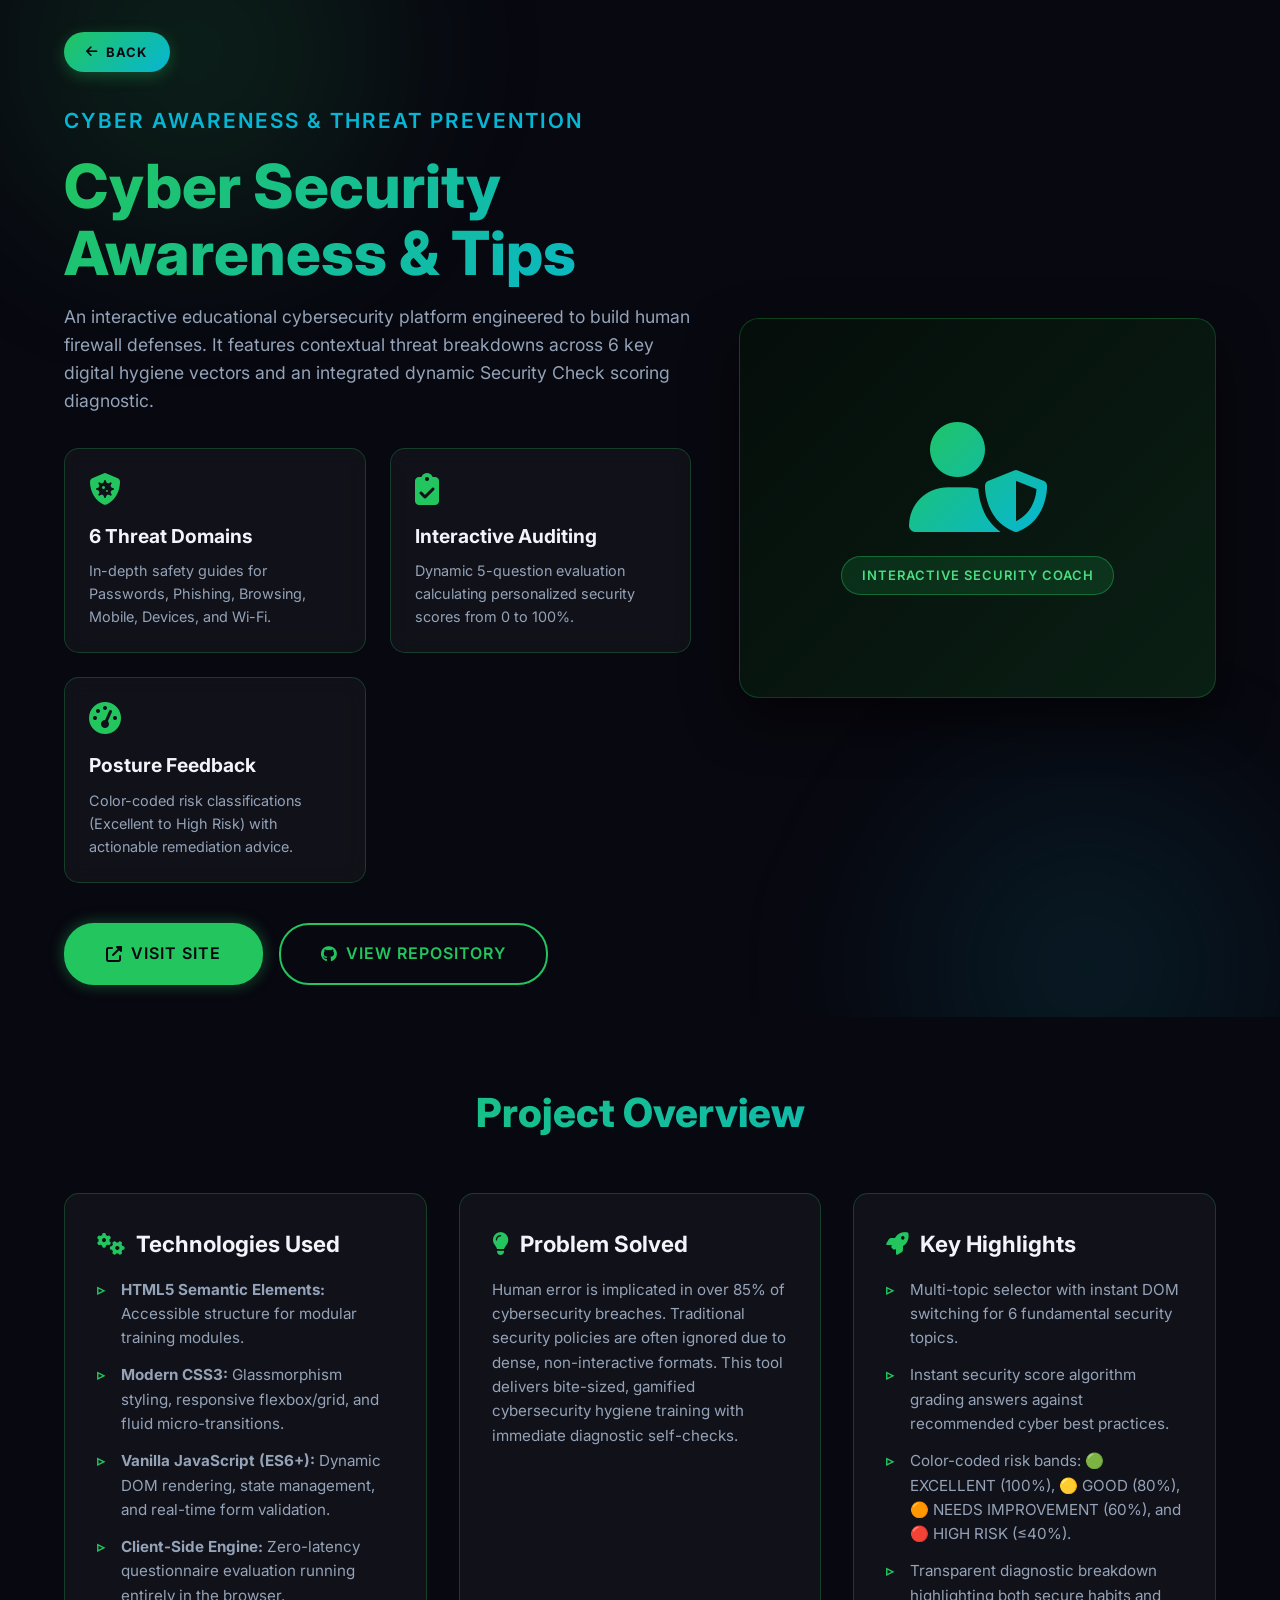
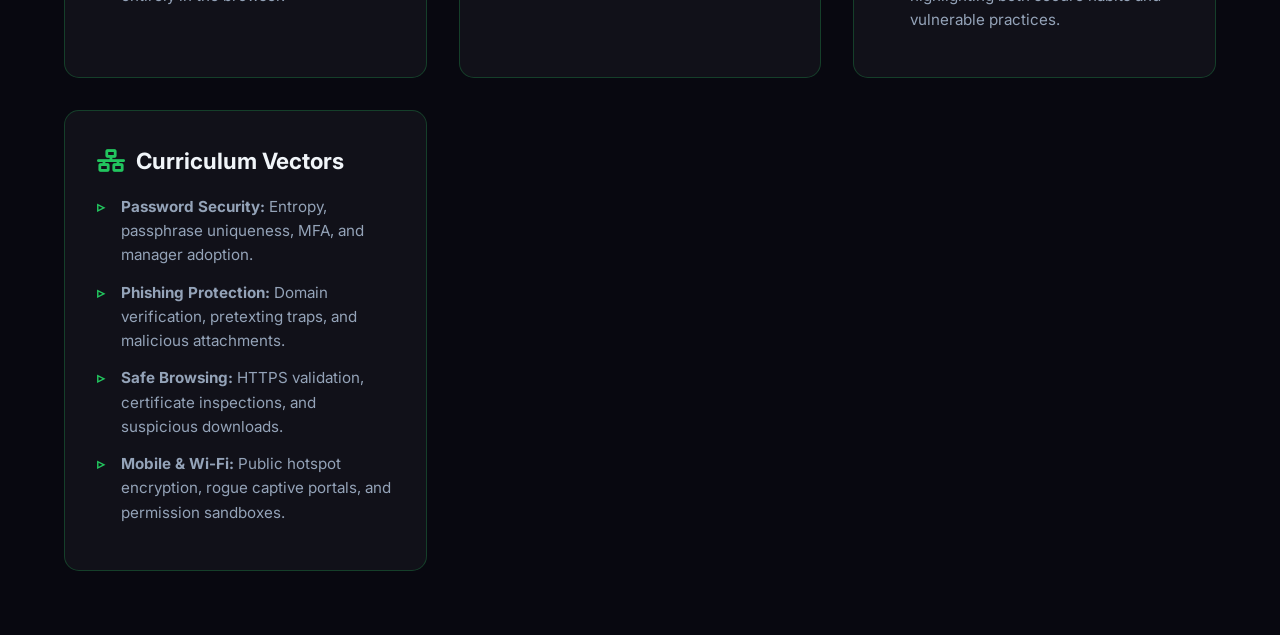
<file: projects/awareness-and-tips.html>
<!DOCTYPE html>
<html lang="en">

<head>
    <meta charset="UTF-8">
    <meta name="viewport" content="width=device-width, initial-scale=1.0">
    <title>Cyber Security Awareness & Tips - Project Detail</title>
    <!-- Favicon -->
    <link rel="icon" type="image/svg+xml" href="favicons/awareness.svg">
    <link href="https://fonts.googleapis.com/css2?family=Inter:wght@300;400;600;800&display=swap" rel="stylesheet">
    <link rel="stylesheet" href="https://cdnjs.cloudflare.com/ajax/libs/font-awesome/6.4.0/css/all.min.css" />
    <style>
        :root {
            --primary: #22C55E;
            --primary-dark: #16A34A;
            --accent: #06B6D4;
            --bg-color: #080810;
            --glass-bg: rgba(255, 255, 255, 0.04);
            --glass-border: rgba(34, 197, 94, 0.25);
            --text-main: #F1F5F9;
            --text-muted: #94A3B8;
            --gradient: linear-gradient(135deg, #22C55E, #06B6D4);
        }

        * {
            margin: 0;
            padding: 0;
            box-sizing: border-box;
            font-family: 'Inter', sans-serif;
        }

        body {
            background-color: var(--bg-color);
            color: var(--text-main);
            overflow-x: hidden;
            line-height: 1.6;
        }

        .hero {
            position: relative;
            min-height: 100vh;
            display: flex;
            align-items: center;
            padding: 2rem 5%;
            overflow: hidden;
        }

        .hero::before {
            content: '';
            position: absolute;
            top: -20%;
            left: -10%;
            width: 50%;
            height: 50%;
            background: radial-gradient(circle, rgba(34, 197, 94, 0.15) 0%, transparent 70%);
            filter: blur(60px);
            z-index: 0;
        }

        .hero::after {
            content: '';
            position: absolute;
            bottom: -20%;
            right: -10%;
            width: 50%;
            height: 50%;
            background: radial-gradient(circle, rgba(6, 182, 212, 0.12) 0%, transparent 70%);
            filter: blur(60px);
            z-index: 0;
        }

        .container {
            position: relative;
            display: flex;
            flex-wrap: wrap;
            align-items: center;
            justify-content: space-between;
            z-index: 1;
            max-width: 1400px;
            margin: 0 auto;
            width: 100%;
            gap: 3rem;
        }

        .content {
            flex: 1 1 500px;
            animation: fadeInLeft 1s ease;
        }

        .title {
            font-size: 3.8rem;
            font-weight: 800;
            margin-bottom: 1rem;
            line-height: 1.1;
            background: var(--gradient);
            -webkit-background-clip: text;
            background-clip: text;
            -webkit-text-fill-color: transparent;
            color: transparent;
        }

        .subtitle {
            font-size: 1.3rem;
            color: var(--accent) !important;
            margin-bottom: 1rem;
            font-weight: 600;
            letter-spacing: 2px;
            text-transform: uppercase;
        }

        .description {
            font-size: 1.1rem;
            color: var(--text-muted);
            margin-bottom: 2rem;
            max-width: 650px;
        }

        .features {
            display: grid;
            grid-template-columns: repeat(auto-fit, minmax(200px, 1fr));
            gap: 1.5rem;
            margin-bottom: 2.5rem;
        }

        .feature-card {
            background: var(--glass-bg);
            padding: 1.5rem;
            border-radius: 15px;
            border: 1px solid var(--glass-border);
            backdrop-filter: blur(10px);
            transition: transform 0.3s ease, border-color 0.3s ease;
        }

        .feature-card:hover {
            transform: translateY(-5px);
            border-color: var(--primary);
        }

        .feature-card i {
            font-size: 2rem;
            color: var(--primary);
            margin-bottom: 1rem;
        }

        .feature-card h3 {
            font-size: 1.2rem;
            margin-bottom: 0.5rem;
        }

        .feature-card p {
            font-size: 0.9rem;
            color: var(--text-muted);
        }

        .image-container {
            flex: 1 1 350px;
            animation: fadeInRight 1s ease;
            display: flex;
            align-items: center;
            justify-content: center;
        }

        .image-wrapper {
            width: 100%;
            max-width: 480px;
            height: 380px;
            border-radius: 20px;
            background: linear-gradient(135deg, #050d0a, #0a1f14);
            border: 1px solid var(--glass-border);
            box-shadow: 0 20px 50px rgba(0, 0, 0, 0.6);
            display: flex;
            flex-direction: column;
            align-items: center;
            justify-content: center;
            gap: 1.5rem;
            transition: transform 0.5s ease;
        }

        .image-wrapper:hover {
            transform: scale(1.02);
            border-color: var(--primary);
        }

        .image-wrapper i {
            font-size: 110px;
            background: var(--gradient);
            -webkit-background-clip: text;
            background-clip: text;
            -webkit-text-fill-color: transparent;
        }

        .image-badge {
            font-size: 13px;
            font-weight: 600;
            padding: 0.5rem 1.2rem;
            background: rgba(34, 197, 94, 0.15);
            border: 1px solid rgba(34, 197, 94, 0.4);
            color: #4ade80;
            border-radius: 20px;
            letter-spacing: 1px;
            text-transform: uppercase;
        }

        .back-btn {
            display: inline-flex;
            align-items: center;
            gap: 0.5rem;
            padding: 0.6rem 1.4rem;
            font-size: 13px;
            background: var(--gradient);
            color: #080810 !important;
            border-radius: 30px;
            text-decoration: none;
            font-weight: 700;
            border: none;
            transition: all 0.3s ease;
            text-transform: uppercase;
            letter-spacing: 1px;
            margin-bottom: 2rem;
            box-shadow: 0 4px 15px rgba(34, 197, 94, 0.3);
        }

        .back-btn:hover {
            transform: translateY(-2px);
            box-shadow: 0 6px 20px rgba(34, 197, 94, 0.5);
            color: #080810 !important;
        }

        .btn {
            display: inline-flex;
            align-items: center;
            padding: 1rem 2rem;
            background: transparent;
            border: 2px solid var(--primary);
            color: var(--primary);
            border-radius: 30px;
            text-decoration: none;
            font-weight: 600;
            transition: all 0.3s ease;
            text-transform: uppercase;
            letter-spacing: 1px;
        }

        .btn i {
            margin-right: 0.5rem;
        }

        .btn:hover {
            background: var(--primary);
            color: var(--bg-color);
            box-shadow: 0 0 20px rgba(34, 197, 94, 0.4);
        }

        .btn.primary {
            background: var(--primary);
            color: var(--bg-color);
        }

        .btn.primary:hover {
            background: transparent;
            color: var(--primary);
        }

        .button-group {
            display: flex;
            gap: 1rem;
            flex-wrap: wrap;
            margin-top: 1rem;
        }

        @keyframes fadeInLeft {
            from {
                opacity: 0;
                transform: translateX(-50px);
            }
            to {
                opacity: 1;
                transform: translateX(0);
            }
        }

        @keyframes fadeInRight {
            from {
                opacity: 0;
                transform: translateX(50px);
            }
            to {
                opacity: 1;
                transform: translateX(0);
            }
        }

        @media (max-width: 991px) {
            .container {
                flex-direction: column;
                text-align: center;
            }
            .features {
                text-align: left;
            }
            .title {
                font-size: 2.8rem;
            }
        }

        .details-section {
            padding: 4rem 5%;
            background-color: var(--bg-color);
            position: relative;
            z-index: 1;
        }

        .section-title {
            font-size: 2.5rem;
            text-align: center;
            margin-bottom: 3rem;
            background: var(--gradient);
            -webkit-background-clip: text;
            background-clip: text;
            -webkit-text-fill-color: transparent;
            color: transparent;
            font-weight: 800;
        }

        .details-grid {
            display: grid;
            grid-template-columns: repeat(auto-fit, minmax(300px, 1fr));
            gap: 2rem;
            max-width: 1400px;
            margin: 0 auto;
        }

        .detail-card {
            background: var(--glass-bg);
            padding: 2rem;
            border-radius: 15px;
            border: 1px solid var(--glass-border);
            transition: transform 0.3s ease;
        }

        .detail-card:hover {
            transform: translateY(-5px);
            border-color: var(--primary);
            box-shadow: 0 10px 30px rgba(0, 0, 0, 0.5);
        }

        .detail-card h3 {
            font-size: 1.4rem;
            color: var(--text-main);
            margin-bottom: 1rem;
            display: flex;
            align-items: center;
            gap: 0.7rem;
        }

        .detail-card h3 i {
            color: var(--primary);
        }

        .detail-card p,
        .detail-card ul {
            color: var(--text-muted);
            font-size: 0.95rem;
            line-height: 1.6;
        }

        .detail-card ul {
            list-style-type: none;
            padding-left: 0;
        }

        .detail-card ul li {
            margin-bottom: 0.8rem;
            position: relative;
            padding-left: 1.5rem;
        }

        .detail-card ul li::before {
            content: '▹';
            position: absolute;
            left: 0;
            color: var(--primary);
            font-weight: bold;
        }
    </style>
</head>

<body>
    <div class="hero">
        <div class="container">
            <div class="content">
                <a href="../index.html" class="back-btn"><i class="fas fa-arrow-left"></i> Back</a>
                <div class="subtitle">Cyber Awareness & Threat Prevention</div>
                <h1 class="title">Cyber Security Awareness & Tips</h1>
                <p class="description">
                    An interactive educational cybersecurity platform engineered to build human firewall defenses. It features contextual threat breakdowns across 6 key digital hygiene vectors and an integrated dynamic Security Check scoring diagnostic.
                </p>
                <div class="features">
                    <div class="feature-card">
                        <i class="fas fa-shield-virus"></i>
                        <h3>6 Threat Domains</h3>
                        <p>In-depth safety guides for Passwords, Phishing, Browsing, Mobile, Devices, and Wi-Fi.</p>
                    </div>
                    <div class="feature-card">
                        <i class="fas fa-clipboard-check"></i>
                        <h3>Interactive Auditing</h3>
                        <p>Dynamic 5-question evaluation calculating personalized security scores from 0 to 100%.</p>
                    </div>
                    <div class="feature-card">
                        <i class="fas fa-gauge-high"></i>
                        <h3>Posture Feedback</h3>
                        <p>Color-coded risk classifications (Excellent to High Risk) with actionable remediation advice.</p>
                    </div>
                </div>
                <div class="button-group" style="margin-top: 2rem;">
                    <a href="https://awareness-and-tips.vercel.app/" target="_blank" rel="noopener noreferrer" class="btn primary"
                        style="padding: 1rem 2.5rem; box-shadow: 0 0 15px rgba(34, 197, 94, 0.4);"><i
                            class="fas fa-external-link-alt"></i> Visit Site</a>
                    <a href="https://github.com/jesinmilesh/Awareness-and-Tips" target="_blank" rel="noopener noreferrer" class="btn"
                        style="padding: 1rem 2.5rem;"><i class="fab fa-github"></i> View Repository</a>
                </div>
            </div>
            <div class="image-container">
                <div class="image-wrapper">
                    <i class="fas fa-user-shield"></i>
                    <div class="image-badge">Interactive Security Coach</div>
                </div>
            </div>
        </div>
    </div>

    <section class="details-section">
        <h2 class="section-title">Project Overview</h2>
        <div class="details-grid">
            <div class="detail-card">
                <h3><i class="fas fa-cogs"></i> Technologies Used</h3>
                <ul>
                    <li><strong>HTML5 Semantic Elements:</strong> Accessible structure for modular training modules.</li>
                    <li><strong>Modern CSS3:</strong> Glassmorphism styling, responsive flexbox/grid, and fluid micro-transitions.</li>
                    <li><strong>Vanilla JavaScript (ES6+):</strong> Dynamic DOM rendering, state management, and real-time form validation.</li>
                    <li><strong>Client-Side Engine:</strong> Zero-latency questionnaire evaluation running entirely in the browser.</li>
                </ul>
            </div>
            <div class="detail-card">
                <h3><i class="fas fa-lightbulb"></i> Problem Solved</h3>
                <p>Human error is implicated in over 85% of cybersecurity breaches. Traditional security policies are often ignored due to dense, non-interactive formats. This tool delivers bite-sized, gamified cybersecurity hygiene training with immediate diagnostic self-checks.</p>
            </div>
            <div class="detail-card">
                <h3><i class="fas fa-rocket"></i> Key Highlights</h3>
                <ul>
                    <li>Multi-topic selector with instant DOM switching for 6 fundamental security topics.</li>
                    <li>Instant security score algorithm grading answers against recommended cyber best practices.</li>
                    <li>Color-coded risk bands: 🟢 EXCELLENT (100%), 🟡 GOOD (80%), 🟠 NEEDS IMPROVEMENT (60%), and 🔴 HIGH RISK (&le;40%).</li>
                    <li>Transparent diagnostic breakdown highlighting both secure habits and vulnerable practices.</li>
                </ul>
            </div>
            <div class="detail-card">
                <h3><i class="fas fa-network-wired"></i> Curriculum Vectors</h3>
                <ul>
                    <li><strong>Password Security:</strong> Entropy, passphrase uniqueness, MFA, and manager adoption.</li>
                    <li><strong>Phishing Protection:</strong> Domain verification, pretexting traps, and malicious attachments.</li>
                    <li><strong>Safe Browsing:</strong> HTTPS validation, certificate inspections, and suspicious downloads.</li>
                    <li><strong>Mobile & Wi-Fi:</strong> Public hotspot encryption, rogue captive portals, and permission sandboxes.</li>
                </ul>
            </div>
        </div>
    </section>
</body>

</html>
</file>
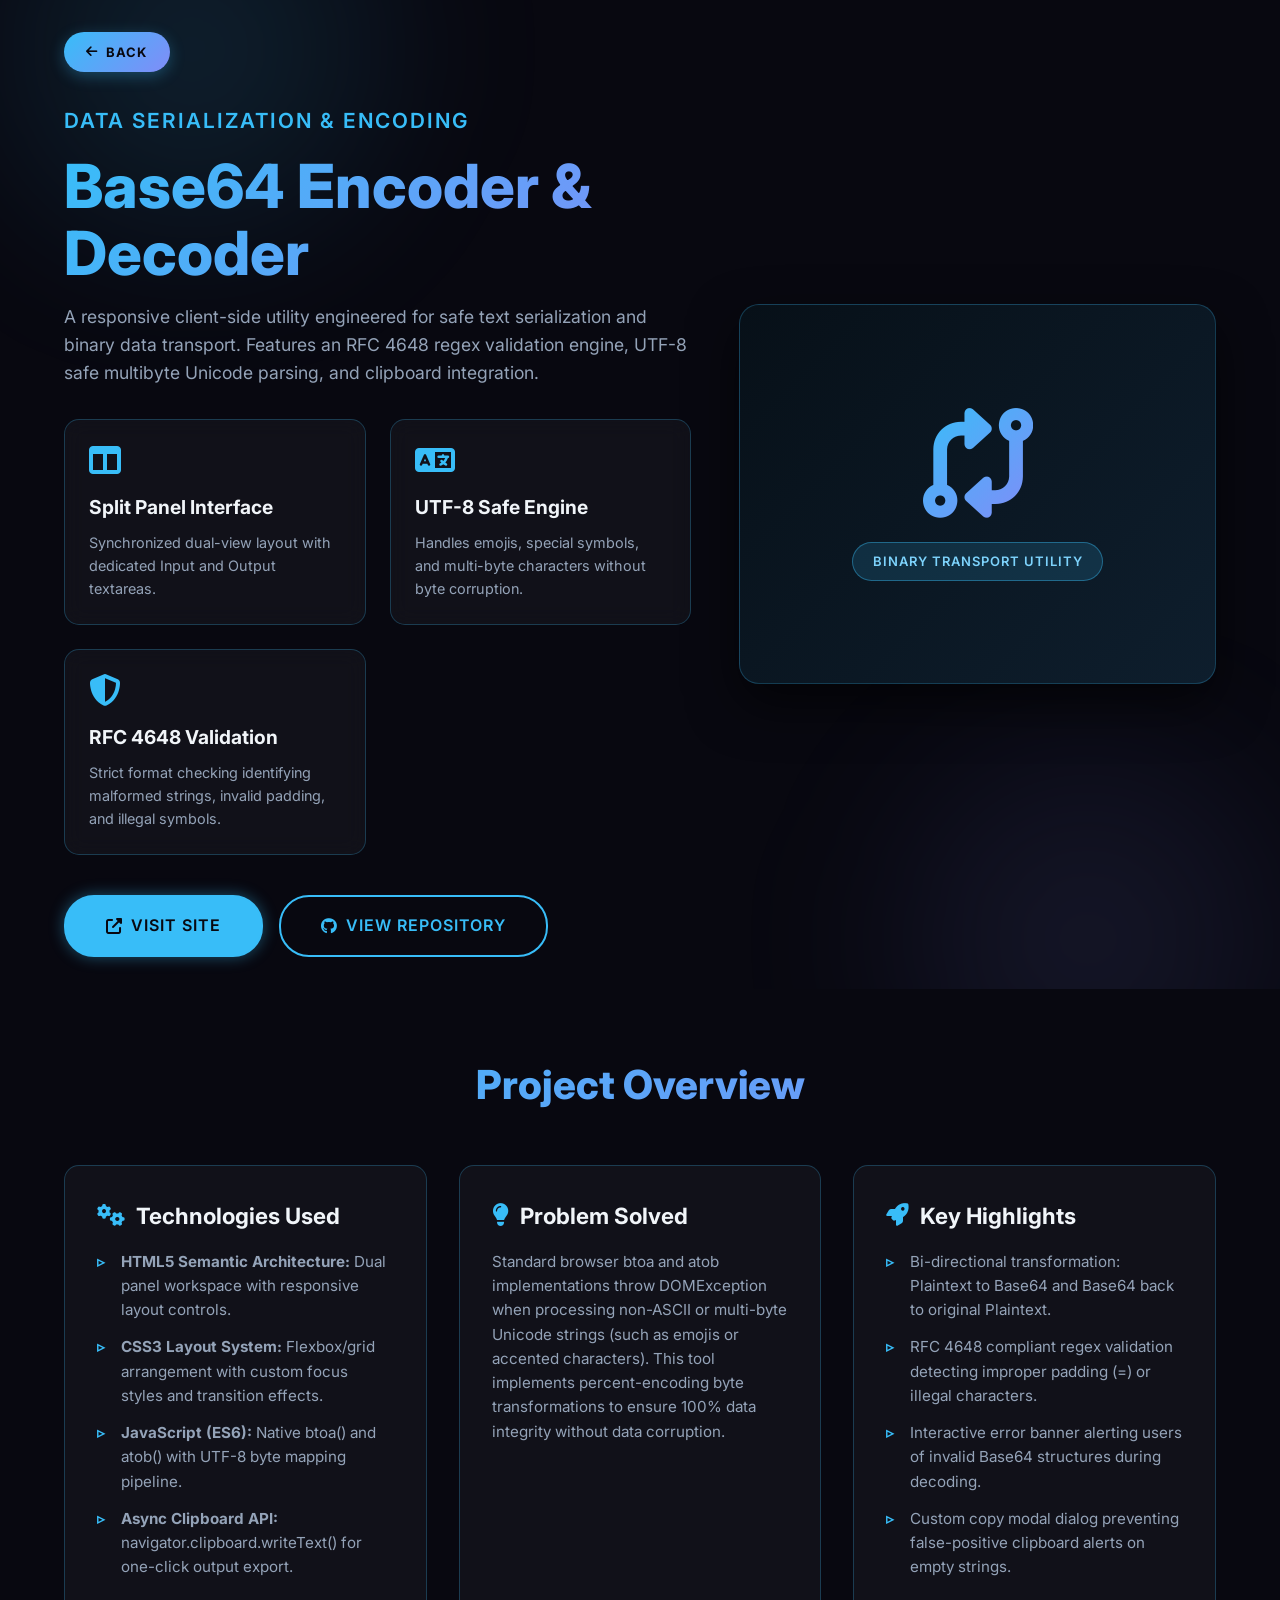
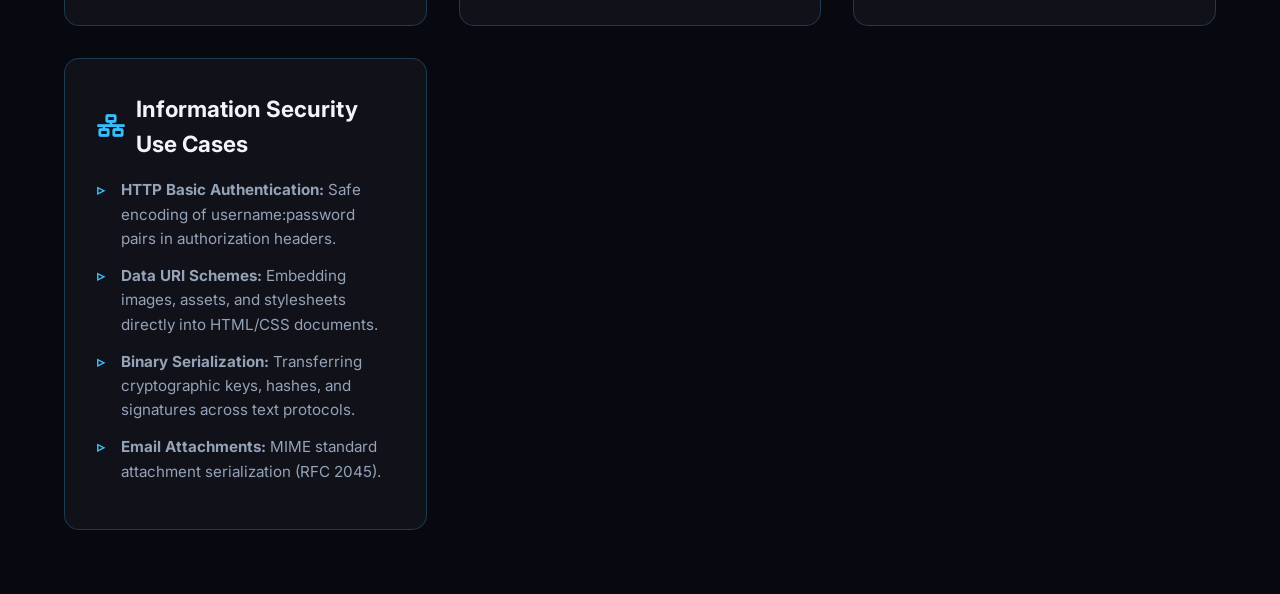
<file: projects/base64-encoder.html>
<!DOCTYPE html>
<html lang="en">

<head>
    <meta charset="UTF-8">
    <meta name="viewport" content="width=device-width, initial-scale=1.0">
    <title>Base64 Encoder & Decoder - Project Detail</title>
    <!-- Favicon -->
    <link rel="icon" type="image/svg+xml" href="favicons/base64.svg">
    <link href="https://fonts.googleapis.com/css2?family=Inter:wght@300;400;600;800&display=swap" rel="stylesheet">
    <link rel="stylesheet" href="https://cdnjs.cloudflare.com/ajax/libs/font-awesome/6.4.0/css/all.min.css" />
    <style>
        :root {
            --primary: #38BDF8;
            --primary-dark: #0284C7;
            --accent: #818CF8;
            --bg-color: #080810;
            --glass-bg: rgba(255, 255, 255, 0.04);
            --glass-border: rgba(56, 189, 248, 0.25);
            --text-main: #F1F5F9;
            --text-muted: #94A3B8;
            --gradient: linear-gradient(135deg, #38BDF8, #818CF8);
        }

        * {
            margin: 0;
            padding: 0;
            box-sizing: border-box;
            font-family: 'Inter', sans-serif;
        }

        body {
            background-color: var(--bg-color);
            color: var(--text-main);
            overflow-x: hidden;
            line-height: 1.6;
        }

        .hero {
            position: relative;
            min-height: 100vh;
            display: flex;
            align-items: center;
            padding: 2rem 5%;
            overflow: hidden;
        }

        .hero::before {
            content: '';
            position: absolute;
            top: -20%;
            left: -10%;
            width: 50%;
            height: 50%;
            background: radial-gradient(circle, rgba(56, 189, 248, 0.15) 0%, transparent 70%);
            filter: blur(60px);
            z-index: 0;
        }

        .hero::after {
            content: '';
            position: absolute;
            bottom: -20%;
            right: -10%;
            width: 50%;
            height: 50%;
            background: radial-gradient(circle, rgba(129, 140, 248, 0.12) 0%, transparent 70%);
            filter: blur(60px);
            z-index: 0;
        }

        .container {
            position: relative;
            display: flex;
            flex-wrap: wrap;
            align-items: center;
            justify-content: space-between;
            z-index: 1;
            max-width: 1400px;
            margin: 0 auto;
            width: 100%;
            gap: 3rem;
        }

        .content {
            flex: 1 1 500px;
            animation: fadeInLeft 1s ease;
        }

        .title {
            font-size: 3.8rem;
            font-weight: 800;
            margin-bottom: 1rem;
            line-height: 1.1;
            background: var(--gradient);
            -webkit-background-clip: text;
            background-clip: text;
            -webkit-text-fill-color: transparent;
            color: transparent;
        }

        .subtitle {
            font-size: 1.3rem;
            color: var(--primary) !important;
            margin-bottom: 1rem;
            font-weight: 600;
            letter-spacing: 2px;
            text-transform: uppercase;
        }

        .description {
            font-size: 1.1rem;
            color: var(--text-muted);
            margin-bottom: 2rem;
            max-width: 650px;
        }

        .features {
            display: grid;
            grid-template-columns: repeat(auto-fit, minmax(200px, 1fr));
            gap: 1.5rem;
            margin-bottom: 2.5rem;
        }

        .feature-card {
            background: var(--glass-bg);
            padding: 1.5rem;
            border-radius: 15px;
            border: 1px solid var(--glass-border);
            backdrop-filter: blur(10px);
            transition: transform 0.3s ease, border-color 0.3s ease;
        }

        .feature-card:hover {
            transform: translateY(-5px);
            border-color: var(--primary);
        }

        .feature-card i {
            font-size: 2rem;
            color: var(--primary);
            margin-bottom: 1rem;
        }

        .feature-card h3 {
            font-size: 1.2rem;
            margin-bottom: 0.5rem;
        }

        .feature-card p {
            font-size: 0.9rem;
            color: var(--text-muted);
        }

        .image-container {
            flex: 1 1 350px;
            animation: fadeInRight 1s ease;
            display: flex;
            align-items: center;
            justify-content: center;
        }

        .image-wrapper {
            width: 100%;
            max-width: 480px;
            height: 380px;
            border-radius: 20px;
            background: linear-gradient(135deg, #071018, #0e1e2d);
            border: 1px solid var(--glass-border);
            box-shadow: 0 20px 50px rgba(0, 0, 0, 0.6);
            display: flex;
            flex-direction: column;
            align-items: center;
            justify-content: center;
            gap: 1.5rem;
            transition: transform 0.5s ease;
        }

        .image-wrapper:hover {
            transform: scale(1.02);
            border-color: var(--primary);
        }

        .image-wrapper i {
            font-size: 110px;
            background: var(--gradient);
            -webkit-background-clip: text;
            background-clip: text;
            -webkit-text-fill-color: transparent;
        }

        .image-badge {
            font-size: 13px;
            font-weight: 600;
            padding: 0.5rem 1.2rem;
            background: rgba(56, 189, 248, 0.15);
            border: 1px solid rgba(56, 189, 248, 0.4);
            color: #7dd3fc;
            border-radius: 20px;
            letter-spacing: 1px;
            text-transform: uppercase;
        }

        .back-btn {
            display: inline-flex;
            align-items: center;
            gap: 0.5rem;
            padding: 0.6rem 1.4rem;
            font-size: 13px;
            background: var(--gradient);
            color: #080810 !important;
            border-radius: 30px;
            text-decoration: none;
            font-weight: 700;
            border: none;
            transition: all 0.3s ease;
            text-transform: uppercase;
            letter-spacing: 1px;
            margin-bottom: 2rem;
            box-shadow: 0 4px 15px rgba(56, 189, 248, 0.3);
        }

        .back-btn:hover {
            transform: translateY(-2px);
            box-shadow: 0 6px 20px rgba(56, 189, 248, 0.5);
            color: #080810 !important;
        }

        .btn {
            display: inline-flex;
            align-items: center;
            padding: 1rem 2rem;
            background: transparent;
            border: 2px solid var(--primary);
            color: var(--primary);
            border-radius: 30px;
            text-decoration: none;
            font-weight: 600;
            transition: all 0.3s ease;
            text-transform: uppercase;
            letter-spacing: 1px;
        }

        .btn i {
            margin-right: 0.5rem;
        }

        .btn:hover {
            background: var(--primary);
            color: var(--bg-color);
            box-shadow: 0 0 20px rgba(56, 189, 248, 0.4);
        }

        .btn.primary {
            background: var(--primary);
            color: var(--bg-color);
        }

        .btn.primary:hover {
            background: transparent;
            color: var(--primary);
        }

        .button-group {
            display: flex;
            gap: 1rem;
            flex-wrap: wrap;
            margin-top: 1rem;
        }

        @keyframes fadeInLeft {
            from {
                opacity: 0;
                transform: translateX(-50px);
            }
            to {
                opacity: 1;
                transform: translateX(0);
            }
        }

        @keyframes fadeInRight {
            from {
                opacity: 0;
                transform: translateX(50px);
            }
            to {
                opacity: 1;
                transform: translateX(0);
            }
        }

        @media (max-width: 991px) {
            .container {
                flex-direction: column;
                text-align: center;
            }
            .features {
                text-align: left;
            }
            .title {
                font-size: 2.8rem;
            }
        }

        .details-section {
            padding: 4rem 5%;
            background-color: var(--bg-color);
            position: relative;
            z-index: 1;
        }

        .section-title {
            font-size: 2.5rem;
            text-align: center;
            margin-bottom: 3rem;
            background: var(--gradient);
            -webkit-background-clip: text;
            background-clip: text;
            -webkit-text-fill-color: transparent;
            color: transparent;
            font-weight: 800;
        }

        .details-grid {
            display: grid;
            grid-template-columns: repeat(auto-fit, minmax(300px, 1fr));
            gap: 2rem;
            max-width: 1400px;
            margin: 0 auto;
        }

        .detail-card {
            background: var(--glass-bg);
            padding: 2rem;
            border-radius: 15px;
            border: 1px solid var(--glass-border);
            transition: transform 0.3s ease;
        }

        .detail-card:hover {
            transform: translateY(-5px);
            border-color: var(--primary);
            box-shadow: 0 10px 30px rgba(0, 0, 0, 0.5);
        }

        .detail-card h3 {
            font-size: 1.4rem;
            color: var(--text-main);
            margin-bottom: 1rem;
            display: flex;
            align-items: center;
            gap: 0.7rem;
        }

        .detail-card h3 i {
            color: var(--primary);
        }

        .detail-card p,
        .detail-card ul {
            color: var(--text-muted);
            font-size: 0.95rem;
            line-height: 1.6;
        }

        .detail-card ul {
            list-style-type: none;
            padding-left: 0;
        }

        .detail-card ul li {
            margin-bottom: 0.8rem;
            position: relative;
            padding-left: 1.5rem;
        }

        .detail-card ul li::before {
            content: '▹';
            position: absolute;
            left: 0;
            color: var(--primary);
            font-weight: bold;
        }
    </style>
</head>

<body>
    <div class="hero">
        <div class="container">
            <div class="content">
                <a href="../index.html" class="back-btn"><i class="fas fa-arrow-left"></i> Back</a>
                <div class="subtitle">Data Serialization & Encoding</div>
                <h1 class="title">Base64 Encoder & Decoder</h1>
                <p class="description">
                    A responsive client-side utility engineered for safe text serialization and binary data transport. Features an RFC 4648 regex validation engine, UTF-8 safe multibyte Unicode parsing, and clipboard integration.
                </p>
                <div class="features">
                    <div class="feature-card">
                        <i class="fas fa-columns"></i>
                        <h3>Split Panel Interface</h3>
                        <p>Synchronized dual-view layout with dedicated Input and Output textareas.</p>
                    </div>
                    <div class="feature-card">
                        <i class="fas fa-language"></i>
                        <h3>UTF-8 Safe Engine</h3>
                        <p>Handles emojis, special symbols, and multi-byte characters without byte corruption.</p>
                    </div>
                    <div class="feature-card">
                        <i class="fas fa-shield-halved"></i>
                        <h3>RFC 4648 Validation</h3>
                        <p>Strict format checking identifying malformed strings, invalid padding, and illegal symbols.</p>
                    </div>
                </div>
                <div class="button-group" style="margin-top: 2rem;">
                    <a href="https://base64-encoder-pink.vercel.app/" target="_blank" rel="noopener noreferrer" class="btn primary"
                        style="padding: 1rem 2.5rem; box-shadow: 0 0 15px rgba(56, 189, 248, 0.4);"><i
                            class="fas fa-external-link-alt"></i> Visit Site</a>
                    <a href="https://github.com/jesinmilesh/Base64-Encoder" target="_blank" rel="noopener noreferrer" class="btn"
                        style="padding: 1rem 2.5rem;"><i class="fab fa-github"></i> View Repository</a>
                </div>
            </div>
            <div class="image-container">
                <div class="image-wrapper">
                    <i class="fas fa-code-compare"></i>
                    <div class="image-badge">Binary Transport Utility</div>
                </div>
            </div>
        </div>
    </div>

    <section class="details-section">
        <h2 class="section-title">Project Overview</h2>
        <div class="details-grid">
            <div class="detail-card">
                <h3><i class="fas fa-cogs"></i> Technologies Used</h3>
                <ul>
                    <li><strong>HTML5 Semantic Architecture:</strong> Dual panel workspace with responsive layout controls.</li>
                    <li><strong>CSS3 Layout System:</strong> Flexbox/grid arrangement with custom focus styles and transition effects.</li>
                    <li><strong>JavaScript (ES6):</strong> Native <code>btoa()</code> and <code>atob()</code> with UTF-8 byte mapping pipeline.</li>
                    <li><strong>Async Clipboard API:</strong> <code>navigator.clipboard.writeText()</code> for one-click output export.</li>
                </ul>
            </div>
            <div class="detail-card">
                <h3><i class="fas fa-lightbulb"></i> Problem Solved</h3>
                <p>Standard browser <code>btoa</code> and <code>atob</code> implementations throw <code>DOMException</code> when processing non-ASCII or multi-byte Unicode strings (such as emojis or accented characters). This tool implements percent-encoding byte transformations to ensure 100% data integrity without data corruption.</p>
            </div>
            <div class="detail-card">
                <h3><i class="fas fa-rocket"></i> Key Highlights</h3>
                <ul>
                    <li>Bi-directional transformation: Plaintext to Base64 and Base64 back to original Plaintext.</li>
                    <li>RFC 4648 compliant regex validation detecting improper padding (<code>=</code>) or illegal characters.</li>
                    <li>Interactive error banner alerting users of invalid Base64 structures during decoding.</li>
                    <li>Custom copy modal dialog preventing false-positive clipboard alerts on empty strings.</li>
                </ul>
            </div>
            <div class="detail-card">
                <h3><i class="fas fa-network-wired"></i> Information Security Use Cases</h3>
                <ul>
                    <li><strong>HTTP Basic Authentication:</strong> Safe encoding of <code>username:password</code> pairs in authorization headers.</li>
                    <li><strong>Data URI Schemes:</strong> Embedding images, assets, and stylesheets directly into HTML/CSS documents.</li>
                    <li><strong>Binary Serialization:</strong> Transferring cryptographic keys, hashes, and signatures across text protocols.</li>
                    <li><strong>Email Attachments:</strong> MIME standard attachment serialization (RFC 2045).</li>
                </ul>
            </div>
        </div>
    </section>
</body>

</html>
</file>
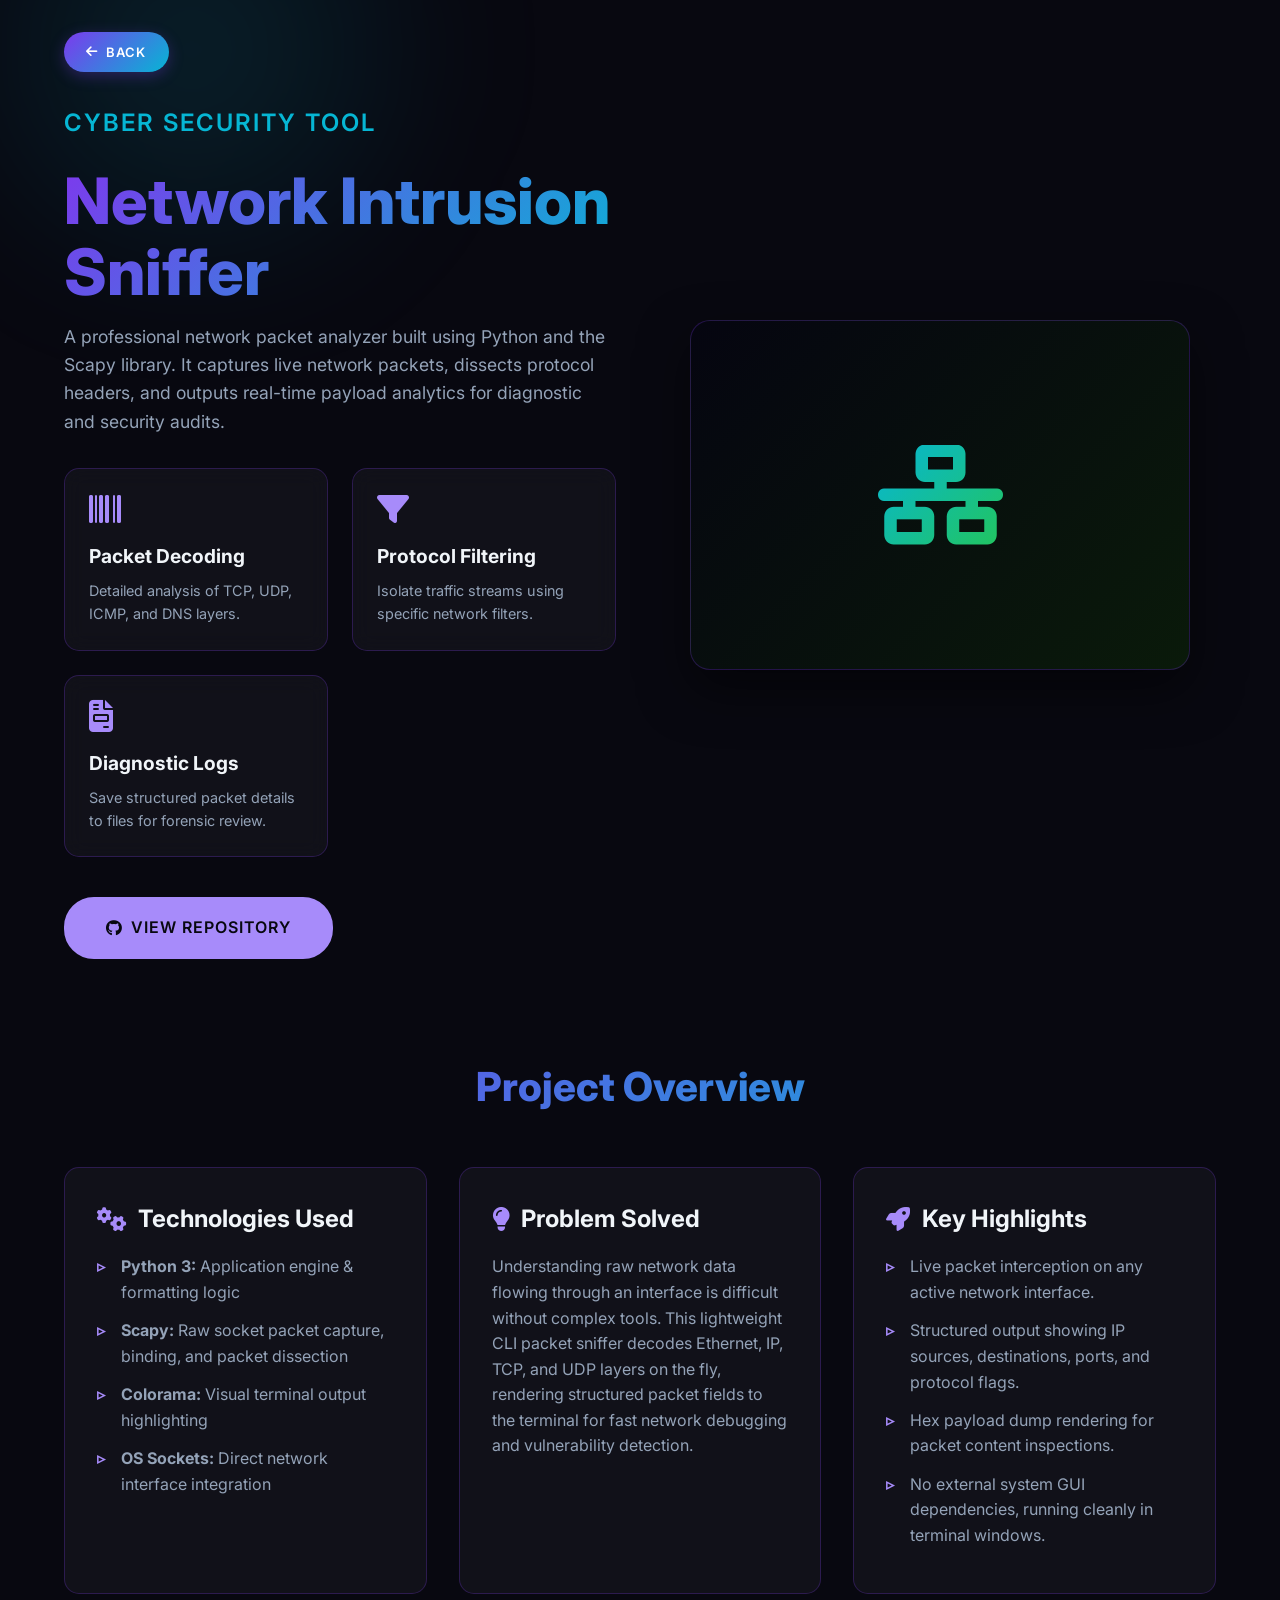
<file: projects/basic-network-sniffer.html>
<!DOCTYPE html>
<html lang="en">

<head>
    <meta charset="UTF-8">
    <meta name="viewport" content="width=device-width, initial-scale=1.0">
    <title>Network Intrusion Sniffer - Project Detail</title>
    <!-- Favicon -->
    <link rel="icon" type="image/svg+xml" href="favicons/sniffer.svg">
    <link href="https://fonts.googleapis.com/css2?family=Inter:wght@300;400;600;800&display=swap" rel="stylesheet">
    <link rel="stylesheet" href="https://cdnjs.cloudflare.com/ajax/libs/font-awesome/6.4.0/css/all.min.css" />
    <style>
        :root {
            --primary: #A78BFA;
            --primary-dark: #7C3AED;
            --accent: #06B6D4;
            --bg-color: #080810;
            --glass-bg: rgba(255, 255, 255, 0.04);
            --glass-border: rgba(124,58,237,0.25);
            --text-main: #F1F5F9;
            --text-muted: #94A3B8;
            --gradient: linear-gradient(135deg, #7C3AED, #06B6D4);
        }

        * {
            margin: 0;
            padding: 0;
            box-sizing: border-box;
            font-family: 'Inter', sans-serif;
        }

        body {
            background-color: var(--bg-color);
            color: var(--text-main);
            overflow-x: hidden;
            line-height: 1.6;
        }

        .hero {
            position: relative;
            min-height: 100vh;
            display: flex;
            align-items: center;
            padding: 2rem 5%;
            overflow: hidden;
        }

        .hero::before {
            content: '';
            position: absolute;
            top: -20%;
            left: -10%;
            width: 50%;
            height: 50%;
            background: radial-gradient(circle, rgba(6, 182, 212, 0.15) 0%, transparent 70%);
            filter: blur(60px);
            z-index: 0;
        }

        .container {
            position: relative;
            display: flex;
            flex-wrap: wrap;
            align-items: center;
            justify-content: space-between;
            z-index: 1;
            max-width: 1400px;
            margin: 0 auto;
            width: 100%;
            gap: 3rem;
        }

        .content {
            flex: 1 1 300px;
            animation: fadeInLeft 1s ease;
        }

        .title {
            font-size: 4rem;
            font-weight: 800;
            margin-bottom: 1rem;
            line-height: 1.1;
            background: var(--gradient);
            -webkit-background-clip: text;
            background-clip: text;
            -webkit-text-fill-color: transparent;
            color: transparent;
        }

        .subtitle {
            font-size: 1.5rem;
            color: var(--accent) !important;
            margin-bottom: 1.5rem;
            font-weight: 600;
            letter-spacing: 2px;
            text-transform: uppercase;
        }

        .description {
            font-size: 1.1rem;
            color: var(--text-muted);
            margin-bottom: 2rem;
            max-width: 600px;
        }

        .features {
            display: grid;
            grid-template-columns: repeat(auto-fit, minmax(200px, 1fr));
            gap: 1.5rem;
            margin-bottom: 2.5rem;
        }

        .feature-card {
            background: var(--glass-bg);
            padding: 1.5rem;
            border-radius: 15px;
            border: 1px solid var(--glass-border);
            backdrop-filter: blur(10px);
            transition: transform 0.3s ease, border-color 0.3s ease;
        }

        .feature-card:hover {
            transform: translateY(-5px);
            border-color: var(--primary);
        }

        .feature-card i {
            font-size: 2rem;
            color: var(--primary);
            margin-bottom: 1rem;
        }

        .feature-card h3 {
            font-size: 1.2rem;
            margin-bottom: 0.5rem;
        }

        .feature-card p {
            font-size: 0.9rem;
            color: var(--text-muted);
        }

        .image-container {
            flex: 1 1 300px;
            animation: fadeInRight 1s ease;
            display: flex;
            align-items: center;
            justify-content: center;
        }

        .image-wrapper {
            width: 100%;
            max-width: 500px;
            height: 350px;
            border-radius: 20px;
            background: linear-gradient(135deg, #050510, #0a1a0a);
            border: 1px solid var(--glass-border);
            box-shadow: 0 20px 50px rgba(0, 0, 0, 0.5);
            display: flex;
            align-items: center;
            justify-content: center;
            transition: transform 0.5s ease;
        }

        .image-wrapper:hover {
            transform: scale(1.02);
            border-color: var(--accent);
        }

        .image-wrapper i {
            font-size: 100px;
            background: linear-gradient(135deg, #06B6D4, #22c55e);
            -webkit-background-clip: text;
            background-clip: text;
            -webkit-text-fill-color: transparent;
        }

        .back-btn {
            display: inline-flex;
            align-items: center;
            gap: 0.5rem;
            padding: 0.6rem 1.4rem;
            font-size: 13px;
            background: var(--gradient);
            color: #fff !important;
            border-radius: 30px;
            text-decoration: none;
            font-weight: 600;
            border: none;
            transition: all 0.3s ease;
            text-transform: uppercase;
            letter-spacing: 1px;
            margin-bottom: 2rem;
            box-shadow: 0 4px 15px rgba(124, 58, 237, 0.3);
        }
        .back-btn:hover {
            transform: translateY(-2px);
            box-shadow: 0 6px 20px rgba(124, 58, 237, 0.5);
            color: #fff !important;
        }

        .btn {
            display: inline-flex;
            align-items: center;
            padding: 1rem 2rem;
            background: transparent;
            border: 2px solid var(--primary);
            color: var(--primary);
            border-radius: 30px;
            text-decoration: none;
            font-weight: 600;
            transition: all 0.3s ease;
            text-transform: uppercase;
            letter-spacing: 1px;
        }

        .btn i {
            margin-right: 0.5rem;
        }

        .btn:hover {
            background: var(--primary);
            color: var(--bg-color);
            box-shadow: 0 0 20px rgba(167, 139, 250, 0.4);
        }

        .btn.primary {
            background: var(--primary);
            color: var(--bg-color);
        }

        .btn.primary:hover {
            background: transparent;
            color: var(--primary);
        }

        .button-group {
            display: flex;
            gap: 1rem;
            flex-wrap: wrap;
            margin-top: 1rem;
        }

        @keyframes fadeInLeft {
            from {
                opacity: 0;
                transform: translateX(-50px);
            }

            to {
                opacity: 1;
                transform: translateX(0);
            }
        }

        @keyframes fadeInRight {
            from {
                opacity: 0;
                transform: translateX(50px);
            }

            to {
                opacity: 1;
                transform: translateX(0);
            }
        }

        @media (max-width: 991px) {
            .container {
                flex-direction: column;
                text-align: center;
            }

            .features {
                text-align: left;
            }

            .title {
                font-size: 3rem;
            }
        }

        .details-section {
            padding: 4rem 5%;
            background-color: var(--bg-color);
            position: relative;
            z-index: 1;
        }

        .section-title {
            font-size: 2.5rem;
            text-align: center;
            margin-bottom: 3rem;
            background: var(--gradient);
            -webkit-background-clip: text;
            background-clip: text;
            -webkit-text-fill-color: transparent;
            color: transparent;
            font-weight: 800;
        }

        .details-grid {
            display: grid;
            grid-template-columns: repeat(auto-fit, minmax(300px, 1fr));
            gap: 2rem;
            max-width: 1400px;
            margin: 0 auto;
        }

        .detail-card {
            background: var(--glass-bg);
            padding: 2rem;
            border-radius: 15px;
            border: 1px solid var(--glass-border);
            transition: transform 0.3s ease;
        }

        .detail-card:hover {
            transform: translateY(-5px);
            border-color: var(--primary);
            box-shadow: 0 10px 30px rgba(0, 0, 0, 0.5);
        }

        .detail-card h3 {
            font-size: 1.5rem;
            color: var(--text-main);
            margin-bottom: 1rem;
            display: flex;
            align-items: center;
            gap: 0.7rem;
        }

        .detail-card h3 i {
            color: var(--primary);
        }

        .detail-card p,
        .detail-card ul {
            color: var(--text-muted);
            font-size: 1rem;
            line-height: 1.6;
        }

        .detail-card ul {
            list-style-type: none;
            padding-left: 0;
        }

        .detail-card ul li {
            margin-bottom: 0.8rem;
            position: relative;
            padding-left: 1.5rem;
        }

        .detail-card ul li::before {
            content: '▹';
            position: absolute;
            left: 0;
            color: var(--primary);
            font-weight: bold;
        }
    </style>
</head>

<body>
    <div class="hero">
        <div class="container">
            <div class="content">
                <a href="../index.html" class="back-btn"><i class="fas fa-arrow-left"></i> Back</a>
                <div class="subtitle">Cyber Security Tool</div>
                <h1 class="title">Network Intrusion Sniffer</h1>
                <p class="description">
                    A professional network packet analyzer built using Python and the Scapy library. It captures live network packets, dissects protocol headers, and outputs real-time payload analytics for diagnostic and security audits.
                </p>
                <div class="features">
                    <div class="feature-card">
                        <i class="fas fa-barcode"></i>
                        <h3>Packet Decoding</h3>
                        <p>Detailed analysis of TCP, UDP, ICMP, and DNS layers.</p>
                    </div>
                    <div class="feature-card">
                        <i class="fas fa-filter"></i>
                        <h3>Protocol Filtering</h3>
                        <p>Isolate traffic streams using specific network filters.</p>
                    </div>
                    <div class="feature-card">
                        <i class="fas fa-file-invoice"></i>
                        <h3>Diagnostic Logs</h3>
                        <p>Save structured packet details to files for forensic review.</p>
                    </div>
                </div>
                <div style="margin-top: 2rem;">
                    <a href="https://github.com/jesinmilesh/CodeAlpha/tree/main/Basic_Network_Sniffer" target="_blank" class="btn primary"
                        style="padding: 1rem 2.5rem;"><i class="fab fa-github"></i> View Repository</a>
                </div>
            </div>
            <div class="image-container">
                <div class="image-wrapper">
                    <i class="fas fa-network-wired"></i>
                </div>
            </div>
        </div>
    </div>

    <section class="details-section">
        <h2 class="section-title">Project Overview</h2>
        <div class="details-grid">
            <div class="detail-card">
                <h3><i class="fas fa-cogs"></i> Technologies Used</h3>
                <ul>
                    <li><strong>Python 3:</strong> Application engine & formatting logic</li>
                    <li><strong>Scapy:</strong> Raw socket packet capture, binding, and packet dissection</li>
                    <li><strong>Colorama:</strong> Visual terminal output highlighting</li>
                    <li><strong>OS Sockets:</strong> Direct network interface integration</li>
                </ul>
            </div>
            <div class="detail-card">
                <h3><i class="fas fa-lightbulb"></i> Problem Solved</h3>
                <p>Understanding raw network data flowing through an interface is difficult without complex tools. This lightweight CLI packet sniffer decodes Ethernet, IP, TCP, and UDP layers on the fly, rendering structured packet fields to the terminal for fast network debugging and vulnerability detection.</p>
            </div>
            <div class="detail-card">
                <h3><i class="fas fa-rocket"></i> Key Highlights</h3>
                <ul>
                    <li>Live packet interception on any active network interface.</li>
                    <li>Structured output showing IP sources, destinations, ports, and protocol flags.</li>
                    <li>Hex payload dump rendering for packet content inspections.</li>
                    <li>No external system GUI dependencies, running cleanly in terminal windows.</li>
                </ul>
            </div>
        </div>
    </section>
</body>

</html>
</file>
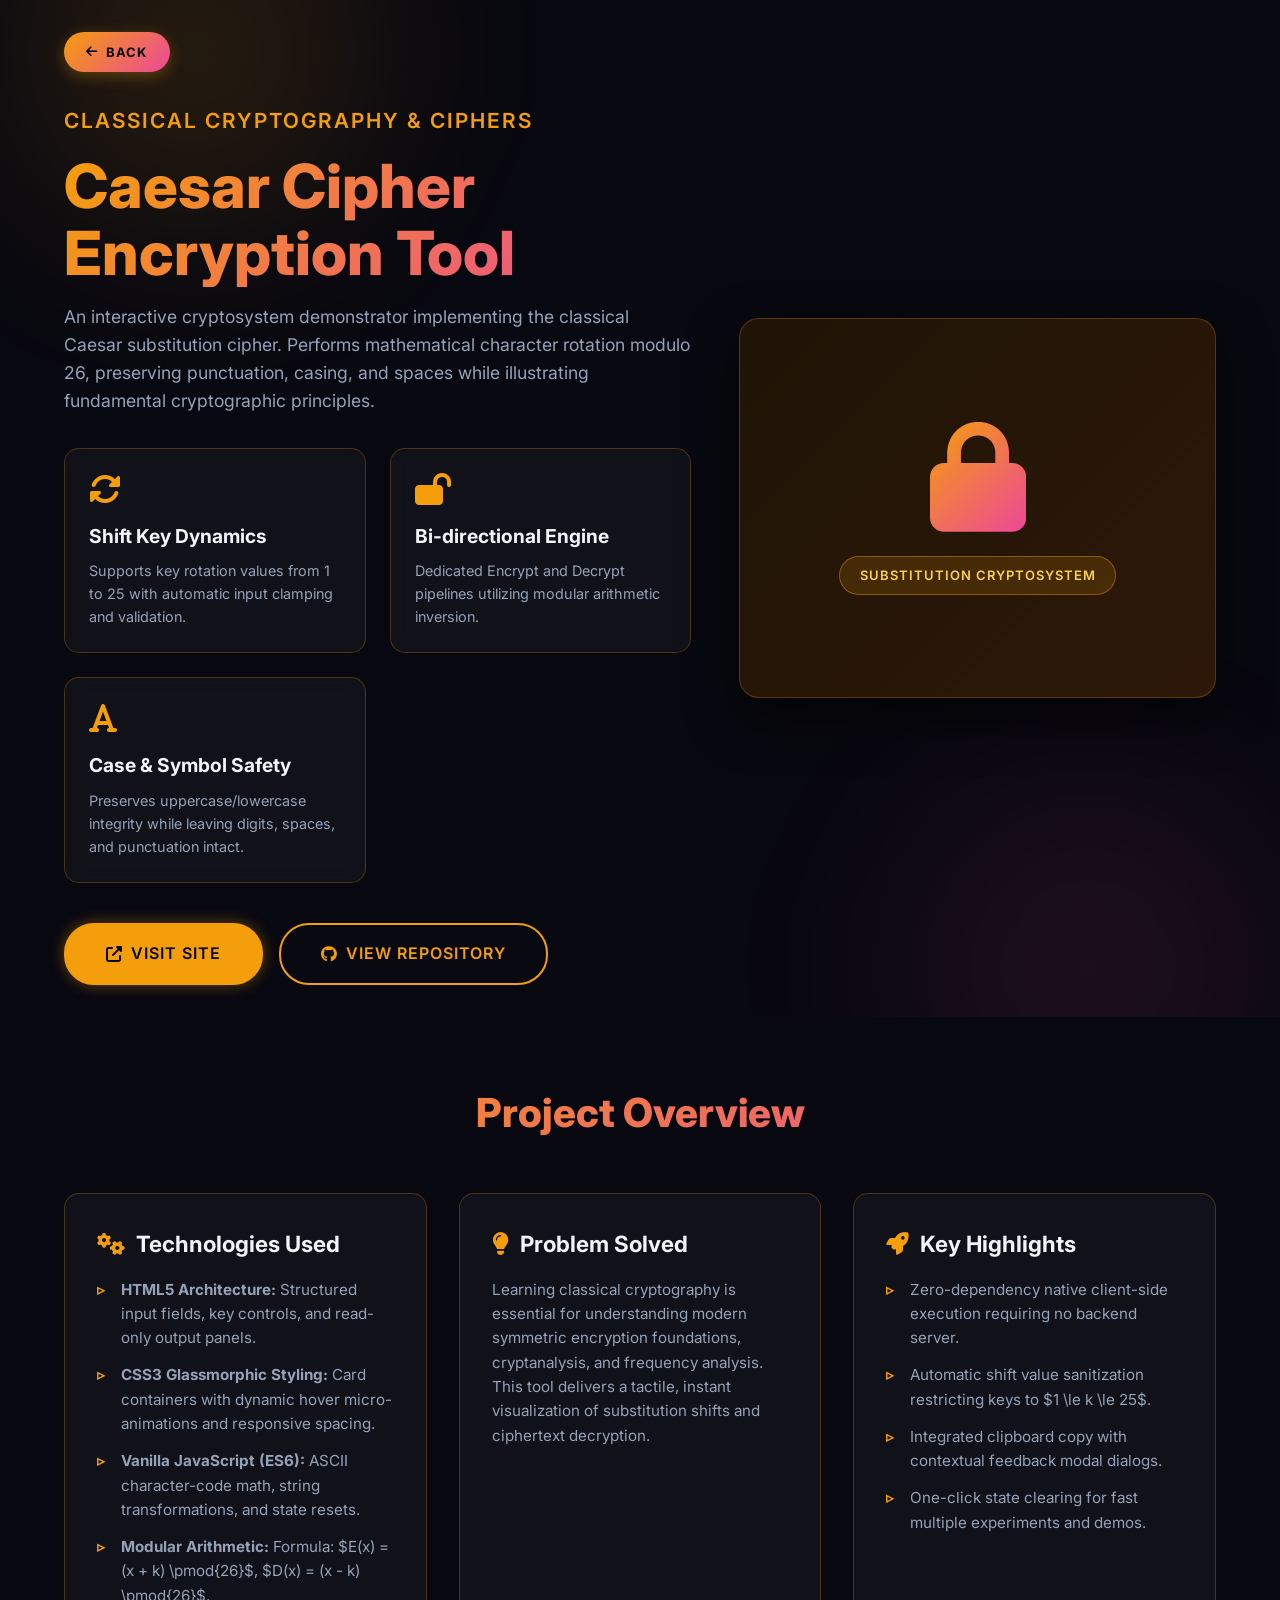
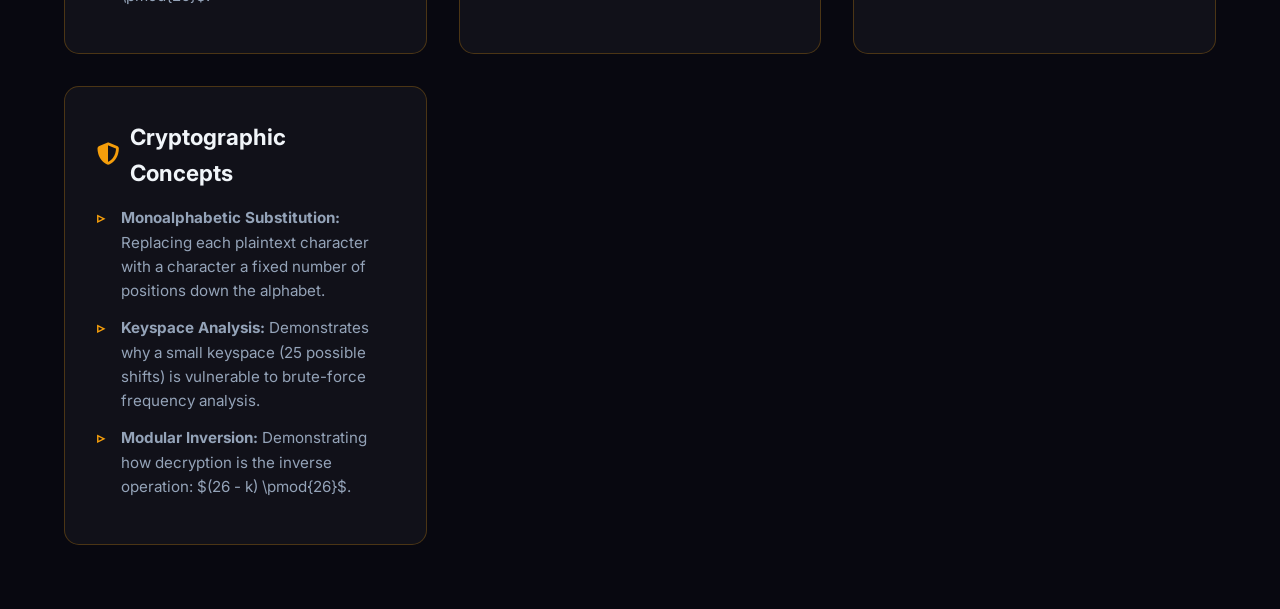
<file: projects/caesar-cipher.html>
<!DOCTYPE html>
<html lang="en">

<head>
    <meta charset="UTF-8">
    <meta name="viewport" content="width=device-width, initial-scale=1.0">
    <title>Caesar Cipher Encryption Tool - Project Detail</title>
    <!-- Favicon -->
    <link rel="icon" type="image/svg+xml" href="favicons/caesar.svg">
    <link href="https://fonts.googleapis.com/css2?family=Inter:wght@300;400;600;800&display=swap" rel="stylesheet">
    <link rel="stylesheet" href="https://cdnjs.cloudflare.com/ajax/libs/font-awesome/6.4.0/css/all.min.css" />
    <style>
        :root {
            --primary: #F59E0B;
            --primary-dark: #D97706;
            --accent: #EC4899;
            --bg-color: #080810;
            --glass-bg: rgba(255, 255, 255, 0.04);
            --glass-border: rgba(245, 158, 11, 0.25);
            --text-main: #F1F5F9;
            --text-muted: #94A3B8;
            --gradient: linear-gradient(135deg, #F59E0B, #EC4899);
        }

        * {
            margin: 0;
            padding: 0;
            box-sizing: border-box;
            font-family: 'Inter', sans-serif;
        }

        body {
            background-color: var(--bg-color);
            color: var(--text-main);
            overflow-x: hidden;
            line-height: 1.6;
        }

        .hero {
            position: relative;
            min-height: 100vh;
            display: flex;
            align-items: center;
            padding: 2rem 5%;
            overflow: hidden;
        }

        .hero::before {
            content: '';
            position: absolute;
            top: -20%;
            left: -10%;
            width: 50%;
            height: 50%;
            background: radial-gradient(circle, rgba(245, 158, 11, 0.15) 0%, transparent 70%);
            filter: blur(60px);
            z-index: 0;
        }

        .hero::after {
            content: '';
            position: absolute;
            bottom: -20%;
            right: -10%;
            width: 50%;
            height: 50%;
            background: radial-gradient(circle, rgba(236, 72, 153, 0.12) 0%, transparent 70%);
            filter: blur(60px);
            z-index: 0;
        }

        .container {
            position: relative;
            display: flex;
            flex-wrap: wrap;
            align-items: center;
            justify-content: space-between;
            z-index: 1;
            max-width: 1400px;
            margin: 0 auto;
            width: 100%;
            gap: 3rem;
        }

        .content {
            flex: 1 1 500px;
            animation: fadeInLeft 1s ease;
        }

        .title {
            font-size: 3.8rem;
            font-weight: 800;
            margin-bottom: 1rem;
            line-height: 1.1;
            background: var(--gradient);
            -webkit-background-clip: text;
            background-clip: text;
            -webkit-text-fill-color: transparent;
            color: transparent;
        }

        .subtitle {
            font-size: 1.3rem;
            color: var(--primary) !important;
            margin-bottom: 1rem;
            font-weight: 600;
            letter-spacing: 2px;
            text-transform: uppercase;
        }

        .description {
            font-size: 1.1rem;
            color: var(--text-muted);
            margin-bottom: 2rem;
            max-width: 650px;
        }

        .features {
            display: grid;
            grid-template-columns: repeat(auto-fit, minmax(200px, 1fr));
            gap: 1.5rem;
            margin-bottom: 2.5rem;
        }

        .feature-card {
            background: var(--glass-bg);
            padding: 1.5rem;
            border-radius: 15px;
            border: 1px solid var(--glass-border);
            backdrop-filter: blur(10px);
            transition: transform 0.3s ease, border-color 0.3s ease;
        }

        .feature-card:hover {
            transform: translateY(-5px);
            border-color: var(--primary);
        }

        .feature-card i {
            font-size: 2rem;
            color: var(--primary);
            margin-bottom: 1rem;
        }

        .feature-card h3 {
            font-size: 1.2rem;
            margin-bottom: 0.5rem;
        }

        .feature-card p {
            font-size: 0.9rem;
            color: var(--text-muted);
        }

        .image-container {
            flex: 1 1 350px;
            animation: fadeInRight 1s ease;
            display: flex;
            align-items: center;
            justify-content: center;
        }

        .image-wrapper {
            width: 100%;
            max-width: 480px;
            height: 380px;
            border-radius: 20px;
            background: linear-gradient(135deg, #1f1406, #2d1808);
            border: 1px solid var(--glass-border);
            box-shadow: 0 20px 50px rgba(0, 0, 0, 0.6);
            display: flex;
            flex-direction: column;
            align-items: center;
            justify-content: center;
            gap: 1.5rem;
            transition: transform 0.5s ease;
        }

        .image-wrapper:hover {
            transform: scale(1.02);
            border-color: var(--primary);
        }

        .image-wrapper i {
            font-size: 110px;
            background: var(--gradient);
            -webkit-background-clip: text;
            background-clip: text;
            -webkit-text-fill-color: transparent;
        }

        .image-badge {
            font-size: 13px;
            font-weight: 600;
            padding: 0.5rem 1.2rem;
            background: rgba(245, 158, 11, 0.15);
            border: 1px solid rgba(245, 158, 11, 0.4);
            color: #fcd34d;
            border-radius: 20px;
            letter-spacing: 1px;
            text-transform: uppercase;
        }

        .back-btn {
            display: inline-flex;
            align-items: center;
            gap: 0.5rem;
            padding: 0.6rem 1.4rem;
            font-size: 13px;
            background: var(--gradient);
            color: #080810 !important;
            border-radius: 30px;
            text-decoration: none;
            font-weight: 700;
            border: none;
            transition: all 0.3s ease;
            text-transform: uppercase;
            letter-spacing: 1px;
            margin-bottom: 2rem;
            box-shadow: 0 4px 15px rgba(245, 158, 11, 0.3);
        }

        .back-btn:hover {
            transform: translateY(-2px);
            box-shadow: 0 6px 20px rgba(245, 158, 11, 0.5);
            color: #080810 !important;
        }

        .btn {
            display: inline-flex;
            align-items: center;
            padding: 1rem 2rem;
            background: transparent;
            border: 2px solid var(--primary);
            color: var(--primary);
            border-radius: 30px;
            text-decoration: none;
            font-weight: 600;
            transition: all 0.3s ease;
            text-transform: uppercase;
            letter-spacing: 1px;
        }

        .btn i {
            margin-right: 0.5rem;
        }

        .btn:hover {
            background: var(--primary);
            color: var(--bg-color);
            box-shadow: 0 0 20px rgba(245, 158, 11, 0.4);
        }

        .btn.primary {
            background: var(--primary);
            color: var(--bg-color);
        }

        .btn.primary:hover {
            background: transparent;
            color: var(--primary);
        }

        .button-group {
            display: flex;
            gap: 1rem;
            flex-wrap: wrap;
            margin-top: 1rem;
        }

        @keyframes fadeInLeft {
            from {
                opacity: 0;
                transform: translateX(-50px);
            }
            to {
                opacity: 1;
                transform: translateX(0);
            }
        }

        @keyframes fadeInRight {
            from {
                opacity: 0;
                transform: translateX(50px);
            }
            to {
                opacity: 1;
                transform: translateX(0);
            }
        }

        @media (max-width: 991px) {
            .container {
                flex-direction: column;
                text-align: center;
            }
            .features {
                text-align: left;
            }
            .title {
                font-size: 2.8rem;
            }
        }

        .details-section {
            padding: 4rem 5%;
            background-color: var(--bg-color);
            position: relative;
            z-index: 1;
        }

        .section-title {
            font-size: 2.5rem;
            text-align: center;
            margin-bottom: 3rem;
            background: var(--gradient);
            -webkit-background-clip: text;
            background-clip: text;
            -webkit-text-fill-color: transparent;
            color: transparent;
            font-weight: 800;
        }

        .details-grid {
            display: grid;
            grid-template-columns: repeat(auto-fit, minmax(300px, 1fr));
            gap: 2rem;
            max-width: 1400px;
            margin: 0 auto;
        }

        .detail-card {
            background: var(--glass-bg);
            padding: 2rem;
            border-radius: 15px;
            border: 1px solid var(--glass-border);
            transition: transform 0.3s ease;
        }

        .detail-card:hover {
            transform: translateY(-5px);
            border-color: var(--primary);
            box-shadow: 0 10px 30px rgba(0, 0, 0, 0.5);
        }

        .detail-card h3 {
            font-size: 1.4rem;
            color: var(--text-main);
            margin-bottom: 1rem;
            display: flex;
            align-items: center;
            gap: 0.7rem;
        }

        .detail-card h3 i {
            color: var(--primary);
        }

        .detail-card p,
        .detail-card ul {
            color: var(--text-muted);
            font-size: 0.95rem;
            line-height: 1.6;
        }

        .detail-card ul {
            list-style-type: none;
            padding-left: 0;
        }

        .detail-card ul li {
            margin-bottom: 0.8rem;
            position: relative;
            padding-left: 1.5rem;
        }

        .detail-card ul li::before {
            content: '▹';
            position: absolute;
            left: 0;
            color: var(--primary);
            font-weight: bold;
        }
    </style>
</head>

<body>
    <div class="hero">
        <div class="container">
            <div class="content">
                <a href="../index.html" class="back-btn"><i class="fas fa-arrow-left"></i> Back</a>
                <div class="subtitle">Classical Cryptography & Ciphers</div>
                <h1 class="title">Caesar Cipher Encryption Tool</h1>
                <p class="description">
                    An interactive cryptosystem demonstrator implementing the classical Caesar substitution cipher. Performs mathematical character rotation modulo 26, preserving punctuation, casing, and spaces while illustrating fundamental cryptographic principles.
                </p>
                <div class="features">
                    <div class="feature-card">
                        <i class="fas fa-rotate"></i>
                        <h3>Shift Key Dynamics</h3>
                        <p>Supports key rotation values from 1 to 25 with automatic input clamping and validation.</p>
                    </div>
                    <div class="feature-card">
                        <i class="fas fa-lock-open"></i>
                        <h3>Bi-directional Engine</h3>
                        <p>Dedicated Encrypt and Decrypt pipelines utilizing modular arithmetic inversion.</p>
                    </div>
                    <div class="feature-card">
                        <i class="fas fa-font"></i>
                        <h3>Case & Symbol Safety</h3>
                        <p>Preserves uppercase/lowercase integrity while leaving digits, spaces, and punctuation intact.</p>
                    </div>
                </div>
                <div class="button-group" style="margin-top: 2rem;">
                    <a href="https://caesar-cipher-delta.vercel.app/" target="_blank" rel="noopener noreferrer" class="btn primary"
                        style="padding: 1rem 2.5rem; box-shadow: 0 0 15px rgba(245, 158, 11, 0.4);"><i
                            class="fas fa-external-link-alt"></i> Visit Site</a>
                    <a href="https://github.com/jesinmilesh/Caesar-Cipher" target="_blank" rel="noopener noreferrer" class="btn"
                        style="padding: 1rem 2.5rem;"><i class="fab fa-github"></i> View Repository</a>
                </div>
            </div>
            <div class="image-container">
                <div class="image-wrapper">
                    <i class="fas fa-lock"></i>
                    <div class="image-badge">Substitution Cryptosystem</div>
                </div>
            </div>
        </div>
    </div>

    <section class="details-section">
        <h2 class="section-title">Project Overview</h2>
        <div class="details-grid">
            <div class="detail-card">
                <h3><i class="fas fa-cogs"></i> Technologies Used</h3>
                <ul>
                    <li><strong>HTML5 Architecture:</strong> Structured input fields, key controls, and read-only output panels.</li>
                    <li><strong>CSS3 Glassmorphic Styling:</strong> Card containers with dynamic hover micro-animations and responsive spacing.</li>
                    <li><strong>Vanilla JavaScript (ES6):</strong> ASCII character-code math, string transformations, and state resets.</li>
                    <li><strong>Modular Arithmetic:</strong> Formula: $E(x) = (x + k) \pmod{26}$, $D(x) = (x - k) \pmod{26}$.</li>
                </ul>
            </div>
            <div class="detail-card">
                <h3><i class="fas fa-lightbulb"></i> Problem Solved</h3>
                <p>Learning classical cryptography is essential for understanding modern symmetric encryption foundations, cryptanalysis, and frequency analysis. This tool delivers a tactile, instant visualization of substitution shifts and ciphertext decryption.</p>
            </div>
            <div class="detail-card">
                <h3><i class="fas fa-rocket"></i> Key Highlights</h3>
                <ul>
                    <li>Zero-dependency native client-side execution requiring no backend server.</li>
                    <li>Automatic shift value sanitization restricting keys to $1 \le k \le 25$.</li>
                    <li>Integrated clipboard copy with contextual feedback modal dialogs.</li>
                    <li>One-click state clearing for fast multiple experiments and demos.</li>
                </ul>
            </div>
            <div class="detail-card">
                <h3><i class="fas fa-shield-alt"></i> Cryptographic Concepts</h3>
                <ul>
                    <li><strong>Monoalphabetic Substitution:</strong> Replacing each plaintext character with a character a fixed number of positions down the alphabet.</li>
                    <li><strong>Keyspace Analysis:</strong> Demonstrates why a small keyspace (25 possible shifts) is vulnerable to brute-force frequency analysis.</li>
                    <li><strong>Modular Inversion:</strong> Demonstrating how decryption is the inverse operation: $(26 - k) \pmod{26}$.</li>
                </ul>
            </div>
        </div>
    </section>
</body>

</html>
</file>
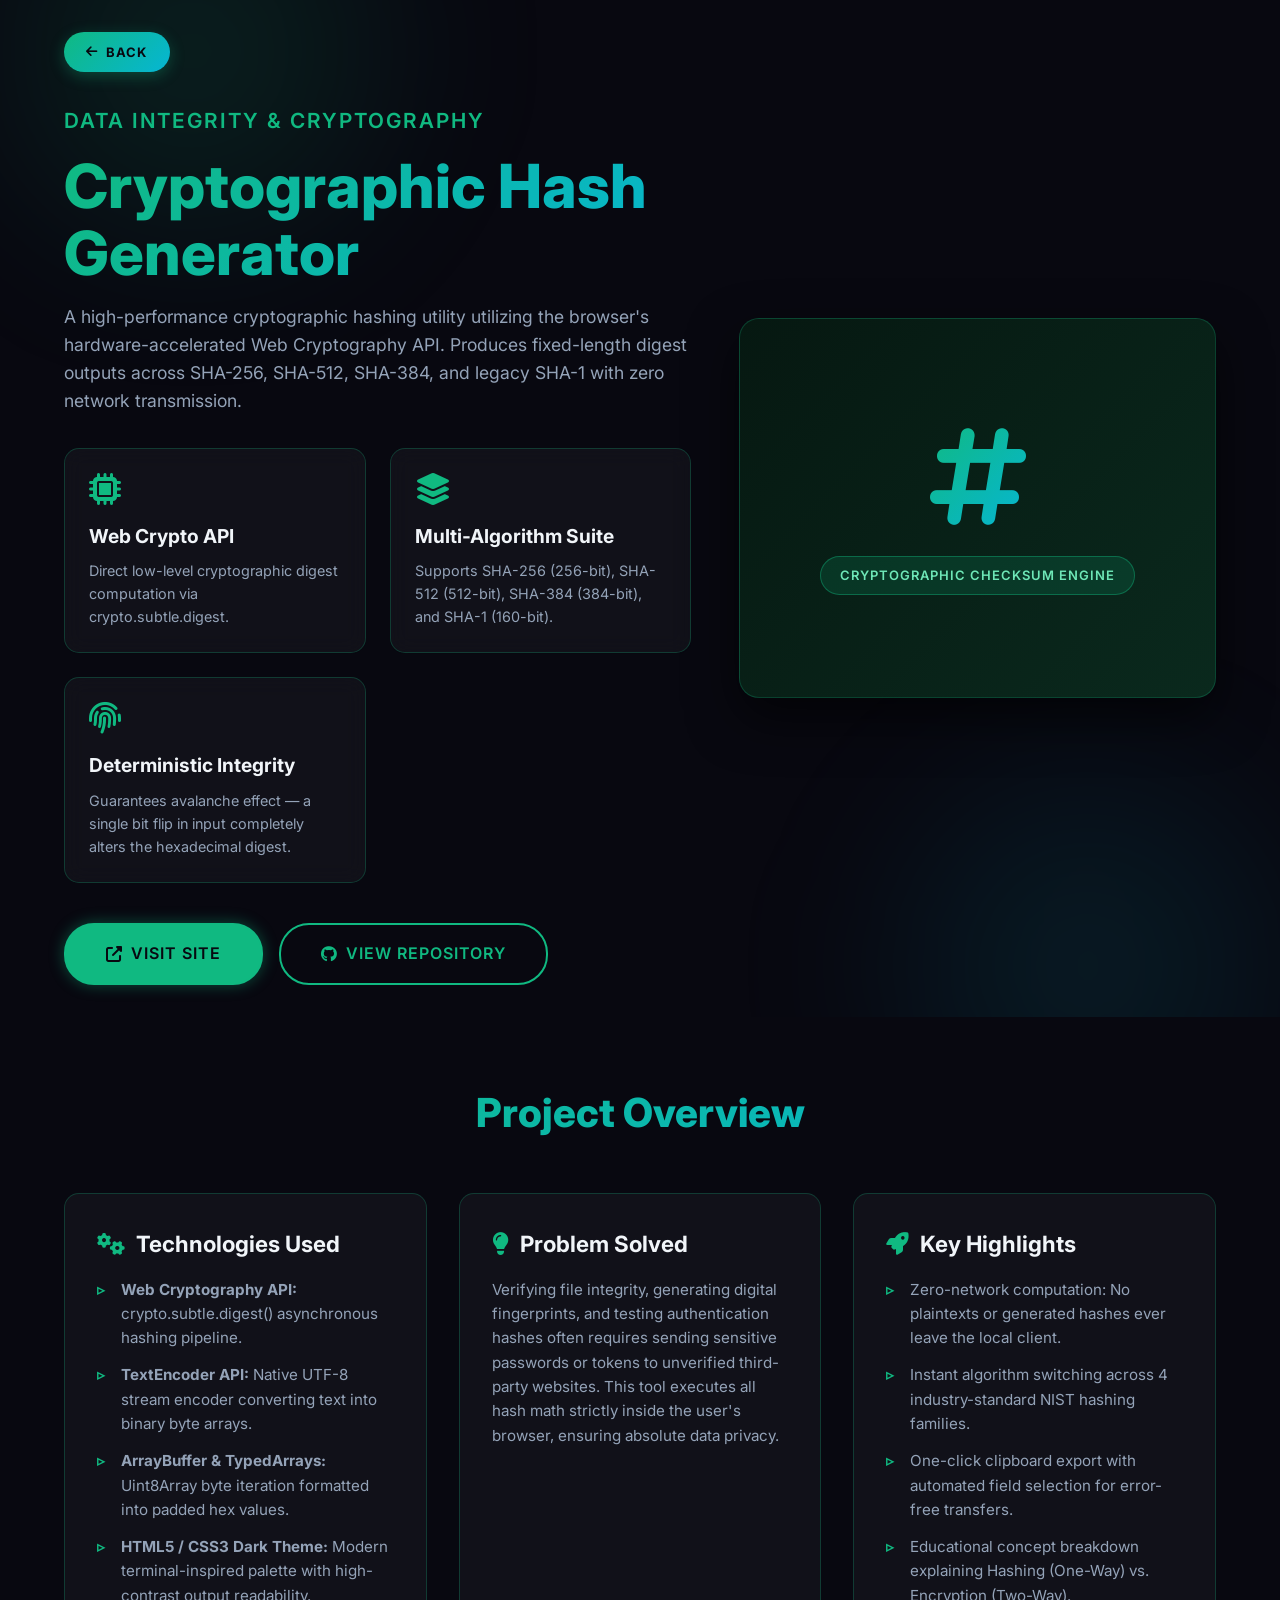
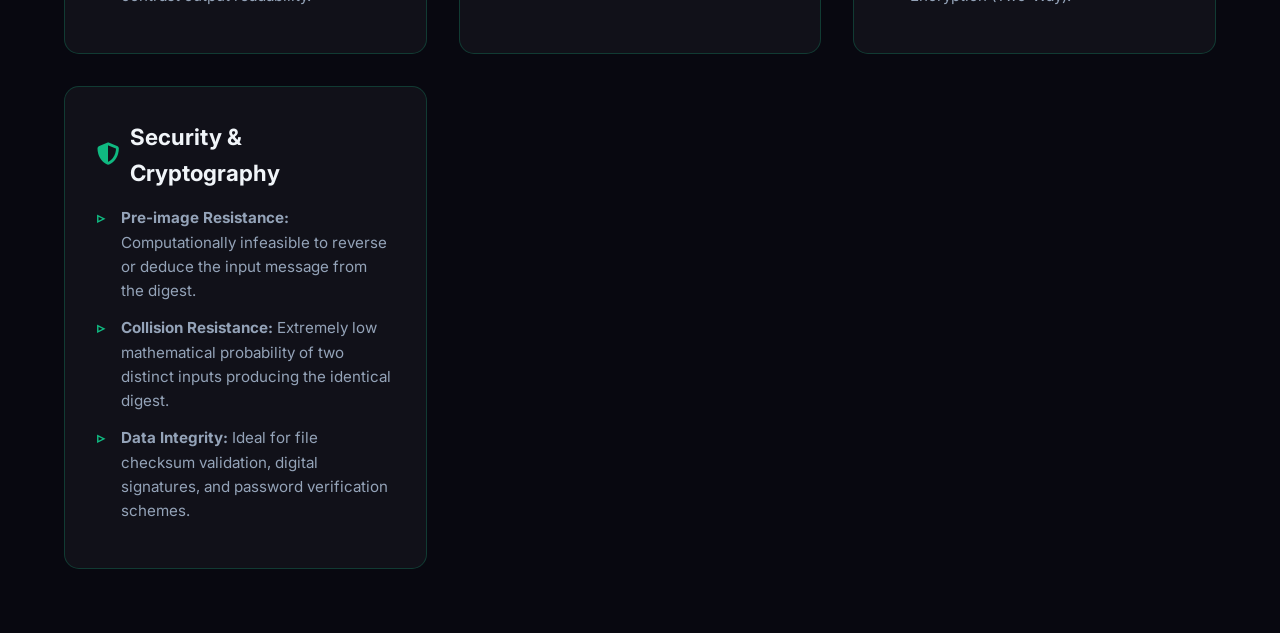
<file: projects/hash-generator.html>
<!DOCTYPE html>
<html lang="en">

<head>
    <meta charset="UTF-8">
    <meta name="viewport" content="width=device-width, initial-scale=1.0">
    <title>Cryptographic Hash Generator - Project Detail</title>
    <!-- Favicon -->
    <link rel="icon" type="image/svg+xml" href="favicons/hash.svg">
    <link href="https://fonts.googleapis.com/css2?family=Inter:wght@300;400;600;800&display=swap" rel="stylesheet">
    <link rel="stylesheet" href="https://cdnjs.cloudflare.com/ajax/libs/font-awesome/6.4.0/css/all.min.css" />
    <style>
        :root {
            --primary: #10B981;
            --primary-dark: #059669;
            --accent: #06B6D4;
            --bg-color: #080810;
            --glass-bg: rgba(255, 255, 255, 0.04);
            --glass-border: rgba(16, 185, 129, 0.25);
            --text-main: #F1F5F9;
            --text-muted: #94A3B8;
            --gradient: linear-gradient(135deg, #10B981, #06B6D4);
        }

        * {
            margin: 0;
            padding: 0;
            box-sizing: border-box;
            font-family: 'Inter', sans-serif;
        }

        body {
            background-color: var(--bg-color);
            color: var(--text-main);
            overflow-x: hidden;
            line-height: 1.6;
        }

        .hero {
            position: relative;
            min-height: 100vh;
            display: flex;
            align-items: center;
            padding: 2rem 5%;
            overflow: hidden;
        }

        .hero::before {
            content: '';
            position: absolute;
            top: -20%;
            left: -10%;
            width: 50%;
            height: 50%;
            background: radial-gradient(circle, rgba(16, 185, 129, 0.15) 0%, transparent 70%);
            filter: blur(60px);
            z-index: 0;
        }

        .hero::after {
            content: '';
            position: absolute;
            bottom: -20%;
            right: -10%;
            width: 50%;
            height: 50%;
            background: radial-gradient(circle, rgba(6, 182, 212, 0.12) 0%, transparent 70%);
            filter: blur(60px);
            z-index: 0;
        }

        .container {
            position: relative;
            display: flex;
            flex-wrap: wrap;
            align-items: center;
            justify-content: space-between;
            z-index: 1;
            max-width: 1400px;
            margin: 0 auto;
            width: 100%;
            gap: 3rem;
        }

        .content {
            flex: 1 1 500px;
            animation: fadeInLeft 1s ease;
        }

        .title {
            font-size: 3.8rem;
            font-weight: 800;
            margin-bottom: 1rem;
            line-height: 1.1;
            background: var(--gradient);
            -webkit-background-clip: text;
            background-clip: text;
            -webkit-text-fill-color: transparent;
            color: transparent;
        }

        .subtitle {
            font-size: 1.3rem;
            color: var(--primary) !important;
            margin-bottom: 1rem;
            font-weight: 600;
            letter-spacing: 2px;
            text-transform: uppercase;
        }

        .description {
            font-size: 1.1rem;
            color: var(--text-muted);
            margin-bottom: 2rem;
            max-width: 650px;
        }

        .features {
            display: grid;
            grid-template-columns: repeat(auto-fit, minmax(200px, 1fr));
            gap: 1.5rem;
            margin-bottom: 2.5rem;
        }

        .feature-card {
            background: var(--glass-bg);
            padding: 1.5rem;
            border-radius: 15px;
            border: 1px solid var(--glass-border);
            backdrop-filter: blur(10px);
            transition: transform 0.3s ease, border-color 0.3s ease;
        }

        .feature-card:hover {
            transform: translateY(-5px);
            border-color: var(--primary);
        }

        .feature-card i {
            font-size: 2rem;
            color: var(--primary);
            margin-bottom: 1rem;
        }

        .feature-card h3 {
            font-size: 1.2rem;
            margin-bottom: 0.5rem;
        }

        .feature-card p {
            font-size: 0.9rem;
            color: var(--text-muted);
        }

        .image-container {
            flex: 1 1 350px;
            animation: fadeInRight 1s ease;
            display: flex;
            align-items: center;
            justify-content: center;
        }

        .image-wrapper {
            width: 100%;
            max-width: 480px;
            height: 380px;
            border-radius: 20px;
            background: linear-gradient(135deg, #061811, #0a291d);
            border: 1px solid var(--glass-border);
            box-shadow: 0 20px 50px rgba(0, 0, 0, 0.6);
            display: flex;
            flex-direction: column;
            align-items: center;
            justify-content: center;
            gap: 1.5rem;
            transition: transform 0.5s ease;
        }

        .image-wrapper:hover {
            transform: scale(1.02);
            border-color: var(--primary);
        }

        .image-wrapper i {
            font-size: 110px;
            background: var(--gradient);
            -webkit-background-clip: text;
            background-clip: text;
            -webkit-text-fill-color: transparent;
        }

        .image-badge {
            font-size: 13px;
            font-weight: 600;
            padding: 0.5rem 1.2rem;
            background: rgba(16, 185, 129, 0.15);
            border: 1px solid rgba(16, 185, 129, 0.4);
            color: #6ee7b7;
            border-radius: 20px;
            letter-spacing: 1px;
            text-transform: uppercase;
        }

        .back-btn {
            display: inline-flex;
            align-items: center;
            gap: 0.5rem;
            padding: 0.6rem 1.4rem;
            font-size: 13px;
            background: var(--gradient);
            color: #080810 !important;
            border-radius: 30px;
            text-decoration: none;
            font-weight: 700;
            border: none;
            transition: all 0.3s ease;
            text-transform: uppercase;
            letter-spacing: 1px;
            margin-bottom: 2rem;
            box-shadow: 0 4px 15px rgba(16, 185, 129, 0.3);
        }

        .back-btn:hover {
            transform: translateY(-2px);
            box-shadow: 0 6px 20px rgba(16, 185, 129, 0.5);
            color: #080810 !important;
        }

        .btn {
            display: inline-flex;
            align-items: center;
            padding: 1rem 2rem;
            background: transparent;
            border: 2px solid var(--primary);
            color: var(--primary);
            border-radius: 30px;
            text-decoration: none;
            font-weight: 600;
            transition: all 0.3s ease;
            text-transform: uppercase;
            letter-spacing: 1px;
        }

        .btn i {
            margin-right: 0.5rem;
        }

        .btn:hover {
            background: var(--primary);
            color: var(--bg-color);
            box-shadow: 0 0 20px rgba(16, 185, 129, 0.4);
        }

        .btn.primary {
            background: var(--primary);
            color: var(--bg-color);
        }

        .btn.primary:hover {
            background: transparent;
            color: var(--primary);
        }

        .button-group {
            display: flex;
            gap: 1rem;
            flex-wrap: wrap;
            margin-top: 1rem;
        }

        @keyframes fadeInLeft {
            from {
                opacity: 0;
                transform: translateX(-50px);
            }
            to {
                opacity: 1;
                transform: translateX(0);
            }
        }

        @keyframes fadeInRight {
            from {
                opacity: 0;
                transform: translateX(50px);
            }
            to {
                opacity: 1;
                transform: translateX(0);
            }
        }

        @media (max-width: 991px) {
            .container {
                flex-direction: column;
                text-align: center;
            }
            .features {
                text-align: left;
            }
            .title {
                font-size: 2.8rem;
            }
        }

        .details-section {
            padding: 4rem 5%;
            background-color: var(--bg-color);
            position: relative;
            z-index: 1;
        }

        .section-title {
            font-size: 2.5rem;
            text-align: center;
            margin-bottom: 3rem;
            background: var(--gradient);
            -webkit-background-clip: text;
            background-clip: text;
            -webkit-text-fill-color: transparent;
            color: transparent;
            font-weight: 800;
        }

        .details-grid {
            display: grid;
            grid-template-columns: repeat(auto-fit, minmax(300px, 1fr));
            gap: 2rem;
            max-width: 1400px;
            margin: 0 auto;
        }

        .detail-card {
            background: var(--glass-bg);
            padding: 2rem;
            border-radius: 15px;
            border: 1px solid var(--glass-border);
            transition: transform 0.3s ease;
        }

        .detail-card:hover {
            transform: translateY(-5px);
            border-color: var(--primary);
            box-shadow: 0 10px 30px rgba(0, 0, 0, 0.5);
        }

        .detail-card h3 {
            font-size: 1.4rem;
            color: var(--text-main);
            margin-bottom: 1rem;
            display: flex;
            align-items: center;
            gap: 0.7rem;
        }

        .detail-card h3 i {
            color: var(--primary);
        }

        .detail-card p,
        .detail-card ul {
            color: var(--text-muted);
            font-size: 0.95rem;
            line-height: 1.6;
        }

        .detail-card ul {
            list-style-type: none;
            padding-left: 0;
        }

        .detail-card ul li {
            margin-bottom: 0.8rem;
            position: relative;
            padding-left: 1.5rem;
        }

        .detail-card ul li::before {
            content: '▹';
            position: absolute;
            left: 0;
            color: var(--primary);
            font-weight: bold;
        }
    </style>
</head>

<body>
    <div class="hero">
        <div class="container">
            <div class="content">
                <a href="../index.html" class="back-btn"><i class="fas fa-arrow-left"></i> Back</a>
                <div class="subtitle">Data Integrity & Cryptography</div>
                <h1 class="title">Cryptographic Hash Generator</h1>
                <p class="description">
                    A high-performance cryptographic hashing utility utilizing the browser's hardware-accelerated Web Cryptography API. Produces fixed-length digest outputs across SHA-256, SHA-512, SHA-384, and legacy SHA-1 with zero network transmission.
                </p>
                <div class="features">
                    <div class="feature-card">
                        <i class="fas fa-microchip"></i>
                        <h3>Web Crypto API</h3>
                        <p>Direct low-level cryptographic digest computation via <code>crypto.subtle.digest</code>.</p>
                    </div>
                    <div class="feature-card">
                        <i class="fas fa-layer-group"></i>
                        <h3>Multi-Algorithm Suite</h3>
                        <p>Supports SHA-256 (256-bit), SHA-512 (512-bit), SHA-384 (384-bit), and SHA-1 (160-bit).</p>
                    </div>
                    <div class="feature-card">
                        <i class="fas fa-fingerprint"></i>
                        <h3>Deterministic Integrity</h3>
                        <p>Guarantees avalanche effect — a single bit flip in input completely alters the hexadecimal digest.</p>
                    </div>
                </div>
                <div class="button-group" style="margin-top: 2rem;">
                    <a href="https://hash-generator-green.vercel.app/" target="_blank" rel="noopener noreferrer" class="btn primary"
                        style="padding: 1rem 2.5rem; box-shadow: 0 0 15px rgba(16, 185, 129, 0.4);"><i
                            class="fas fa-external-link-alt"></i> Visit Site</a>
                    <a href="https://github.com/jesinmilesh/Hash-Generator" target="_blank" rel="noopener noreferrer" class="btn"
                        style="padding: 1rem 2.5rem;"><i class="fab fa-github"></i> View Repository</a>
                </div>
            </div>
            <div class="image-container">
                <div class="image-wrapper">
                    <i class="fas fa-hashtag"></i>
                    <div class="image-badge">Cryptographic Checksum Engine</div>
                </div>
            </div>
        </div>
    </div>

    <section class="details-section">
        <h2 class="section-title">Project Overview</h2>
        <div class="details-grid">
            <div class="detail-card">
                <h3><i class="fas fa-cogs"></i> Technologies Used</h3>
                <ul>
                    <li><strong>Web Cryptography API:</strong> <code>crypto.subtle.digest()</code> asynchronous hashing pipeline.</li>
                    <li><strong>TextEncoder API:</strong> Native UTF-8 stream encoder converting text into binary byte arrays.</li>
                    <li><strong>ArrayBuffer & TypedArrays:</strong> <code>Uint8Array</code> byte iteration formatted into padded hex values.</li>
                    <li><strong>HTML5 / CSS3 Dark Theme:</strong> Modern terminal-inspired palette with high-contrast output readability.</li>
                </ul>
            </div>
            <div class="detail-card">
                <h3><i class="fas fa-lightbulb"></i> Problem Solved</h3>
                <p>Verifying file integrity, generating digital fingerprints, and testing authentication hashes often requires sending sensitive passwords or tokens to unverified third-party websites. This tool executes all hash math strictly inside the user's browser, ensuring absolute data privacy.</p>
            </div>
            <div class="detail-card">
                <h3><i class="fas fa-rocket"></i> Key Highlights</h3>
                <ul>
                    <li>Zero-network computation: No plaintexts or generated hashes ever leave the local client.</li>
                    <li>Instant algorithm switching across 4 industry-standard NIST hashing families.</li>
                    <li>One-click clipboard export with automated field selection for error-free transfers.</li>
                    <li>Educational concept breakdown explaining Hashing (One-Way) vs. Encryption (Two-Way).</li>
                </ul>
            </div>
            <div class="detail-card">
                <h3><i class="fas fa-shield-alt"></i> Security & Cryptography</h3>
                <ul>
                    <li><strong>Pre-image Resistance:</strong> Computationally infeasible to reverse or deduce the input message from the digest.</li>
                    <li><strong>Collision Resistance:</strong> Extremely low mathematical probability of two distinct inputs producing the identical digest.</li>
                    <li><strong>Data Integrity:</strong> Ideal for file checksum validation, digital signatures, and password verification schemes.</li>
                </ul>
            </div>
        </div>
    </section>
</body>

</html>
</file>
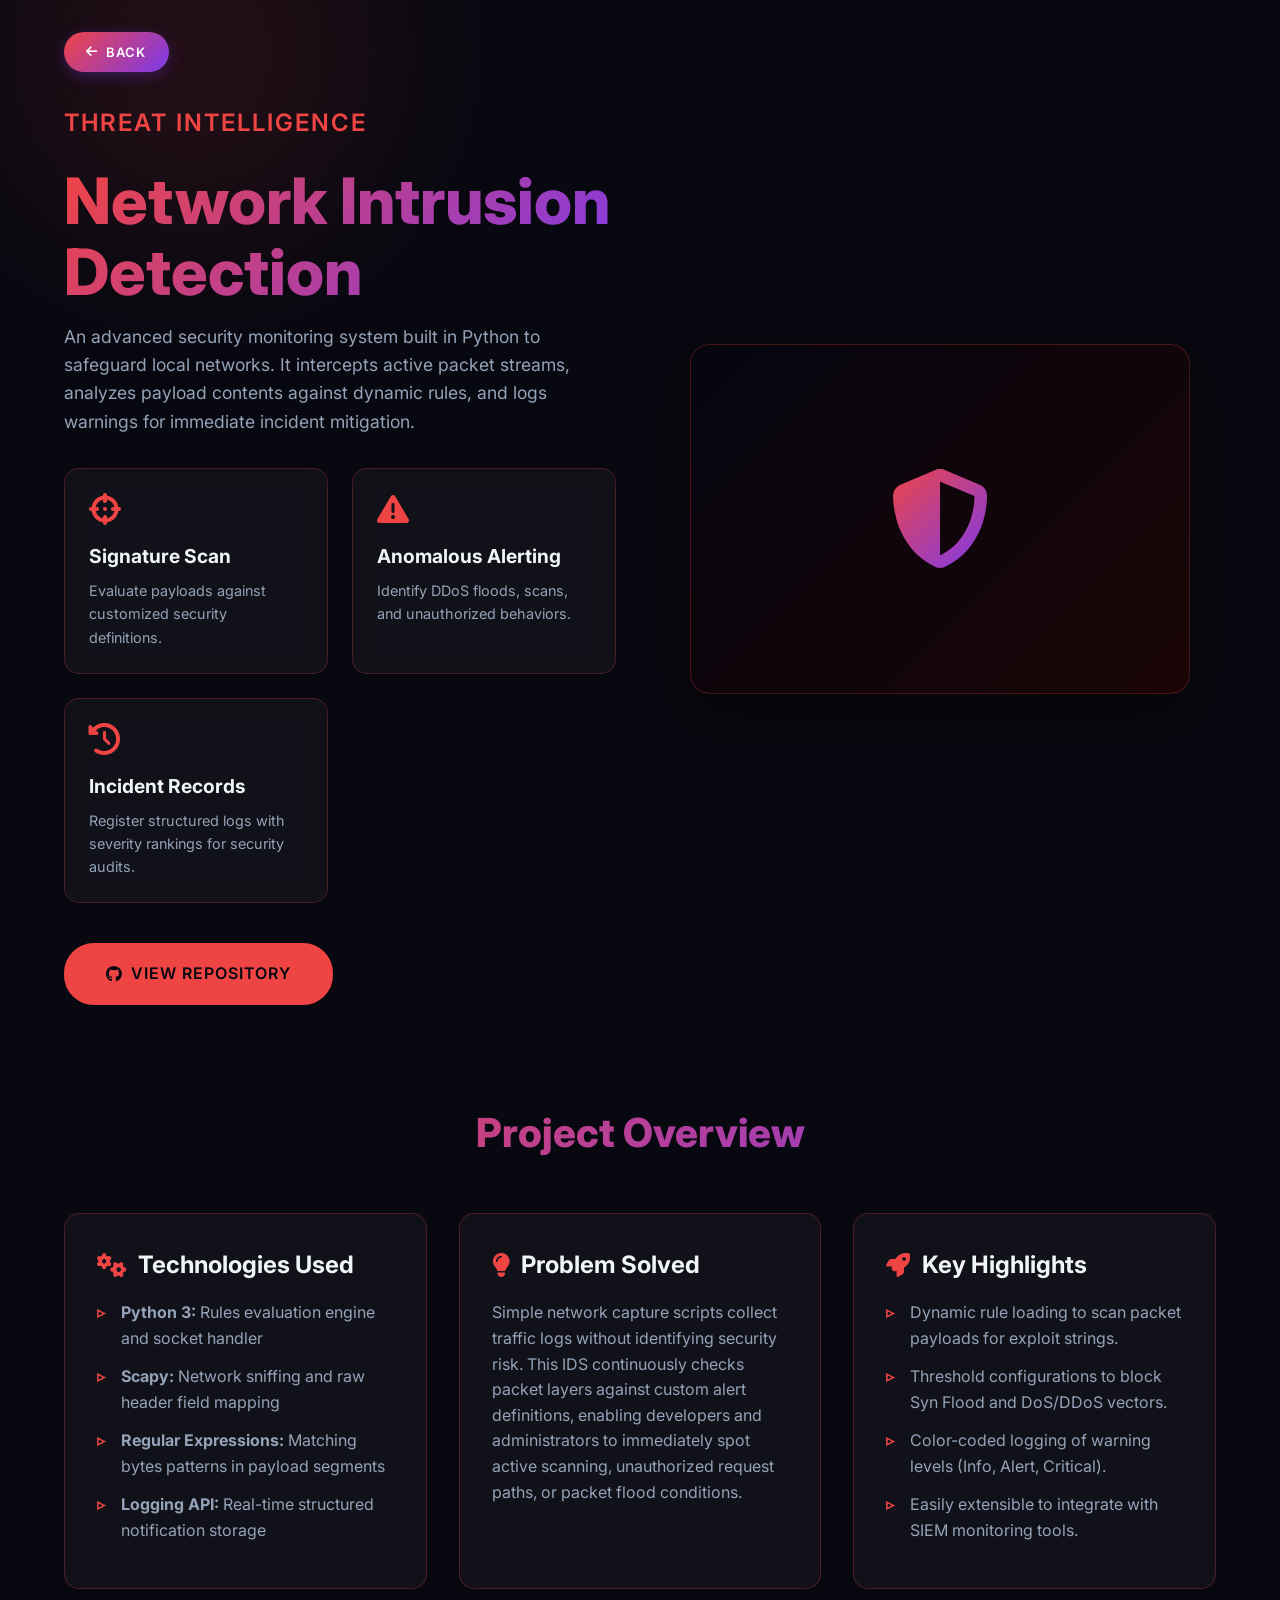
<file: projects/network-intrusion-detection.html>
<!DOCTYPE html>
<html lang="en">

<head>
    <meta charset="UTF-8">
    <meta name="viewport" content="width=device-width, initial-scale=1.0">
    <title>Network Intrusion Detection System - Project Detail</title>
    <!-- Favicon -->
    <link rel="icon" type="image/svg+xml" href="favicons/nids.svg">
    <link href="https://fonts.googleapis.com/css2?family=Inter:wght@300;400;600;800&display=swap" rel="stylesheet">
    <link rel="stylesheet" href="https://cdnjs.cloudflare.com/ajax/libs/font-awesome/6.4.0/css/all.min.css" />
    <style>
        :root {
            --primary: #EF4444;
            --primary-dark: #B91C1C;
            --accent: #7C3AED;
            --bg-color: #080810;
            --glass-bg: rgba(255, 255, 255, 0.04);
            --glass-border: rgba(239, 68, 68, 0.25);
            --text-main: #F1F5F9;
            --text-muted: #94A3B8;
            --gradient: linear-gradient(135deg, #EF4444, #7C3AED);
        }

        * {
            margin: 0;
            padding: 0;
            box-sizing: border-box;
            font-family: 'Inter', sans-serif;
        }

        body {
            background-color: var(--bg-color);
            color: var(--text-main);
            overflow-x: hidden;
            line-height: 1.6;
        }

        .hero {
            position: relative;
            min-height: 100vh;
            display: flex;
            align-items: center;
            padding: 2rem 5%;
            overflow: hidden;
        }

        .hero::before {
            content: '';
            position: absolute;
            top: -20%;
            left: -10%;
            width: 50%;
            height: 50%;
            background: radial-gradient(circle, rgba(239, 68, 68, 0.15) 0%, transparent 70%);
            filter: blur(60px);
            z-index: 0;
        }

        .container {
            position: relative;
            display: flex;
            flex-wrap: wrap;
            align-items: center;
            justify-content: space-between;
            z-index: 1;
            max-width: 1400px;
            margin: 0 auto;
            width: 100%;
            gap: 3rem;
        }

        .content {
            flex: 1 1 300px;
            animation: fadeInLeft 1s ease;
        }

        .title {
            font-size: 4rem;
            font-weight: 800;
            margin-bottom: 1rem;
            line-height: 1.1;
            background: var(--gradient);
            -webkit-background-clip: text;
            background-clip: text;
            -webkit-text-fill-color: transparent;
            color: transparent;
        }

        .subtitle {
            font-size: 1.5rem;
            color: var(--primary) !important;
            margin-bottom: 1.5rem;
            font-weight: 600;
            letter-spacing: 2px;
            text-transform: uppercase;
        }

        .description {
            font-size: 1.1rem;
            color: var(--text-muted);
            margin-bottom: 2rem;
            max-width: 600px;
        }

        .features {
            display: grid;
            grid-template-columns: repeat(auto-fit, minmax(200px, 1fr));
            gap: 1.5rem;
            margin-bottom: 2.5rem;
        }

        .feature-card {
            background: var(--glass-bg);
            padding: 1.5rem;
            border-radius: 15px;
            border: 1px solid var(--glass-border);
            backdrop-filter: blur(10px);
            transition: transform 0.3s ease, border-color 0.3s ease;
        }

        .feature-card:hover {
            transform: translateY(-5px);
            border-color: var(--primary);
        }

        .feature-card i {
            font-size: 2rem;
            color: var(--primary);
            margin-bottom: 1rem;
        }

        .feature-card h3 {
            font-size: 1.2rem;
            margin-bottom: 0.5rem;
        }

        .feature-card p {
            font-size: 0.9rem;
            color: var(--text-muted);
        }

        .image-container {
            flex: 1 1 300px;
            animation: fadeInRight 1s ease;
            display: flex;
            align-items: center;
            justify-content: center;
        }

        .image-wrapper {
            width: 100%;
            max-width: 500px;
            height: 350px;
            border-radius: 20px;
            background: linear-gradient(135deg, #050510, #1a0505);
            border: 1px solid var(--glass-border);
            box-shadow: 0 20px 50px rgba(0, 0, 0, 0.5);
            display: flex;
            align-items: center;
            justify-content: center;
            transition: transform 0.5s ease;
        }

        .image-wrapper:hover {
            transform: scale(1.02);
            border-color: var(--primary);
        }

        .image-wrapper i {
            font-size: 100px;
            background: linear-gradient(135deg, #ef4444, #7C3AED);
            -webkit-background-clip: text;
            background-clip: text;
            -webkit-text-fill-color: transparent;
        }

        .back-btn {
            display: inline-flex;
            align-items: center;
            gap: 0.5rem;
            padding: 0.6rem 1.4rem;
            font-size: 13px;
            background: var(--gradient);
            color: #fff !important;
            border-radius: 30px;
            text-decoration: none;
            font-weight: 600;
            border: none;
            transition: all 0.3s ease;
            text-transform: uppercase;
            letter-spacing: 1px;
            margin-bottom: 2rem;
            box-shadow: 0 4px 15px rgba(124, 58, 237, 0.3);
        }
        .back-btn:hover {
            transform: translateY(-2px);
            box-shadow: 0 6px 20px rgba(124, 58, 237, 0.5);
            color: #fff !important;
        }

        .btn {
            display: inline-flex;
            align-items: center;
            padding: 1rem 2rem;
            background: transparent;
            border: 2px solid var(--primary);
            color: var(--primary);
            border-radius: 30px;
            text-decoration: none;
            font-weight: 600;
            transition: all 0.3s ease;
            text-transform: uppercase;
            letter-spacing: 1px;
        }

        .btn i {
            margin-right: 0.5rem;
        }

        .btn:hover {
            background: var(--primary);
            color: var(--bg-color);
            box-shadow: 0 0 20px rgba(239, 68, 68, 0.4);
        }

        .btn.primary {
            background: var(--primary);
            color: var(--bg-color);
        }

        .btn.primary:hover {
            background: transparent;
            color: var(--primary);
        }

        .button-group {
            display: flex;
            gap: 1rem;
            flex-wrap: wrap;
            margin-top: 1rem;
        }

        @keyframes fadeInLeft {
            from {
                opacity: 0;
                transform: translateX(-50px);
            }

            to {
                opacity: 1;
                transform: translateX(0);
            }
        }

        @keyframes fadeInRight {
            from {
                opacity: 0;
                transform: translateX(50px);
            }

            to {
                opacity: 1;
                transform: translateX(0);
            }
        }

        @media (max-width: 991px) {
            .container {
                flex-direction: column;
                text-align: center;
            }

            .features {
                text-align: left;
            }

            .title {
                font-size: 3rem;
            }
        }

        .details-section {
            padding: 4rem 5%;
            background-color: var(--bg-color);
            position: relative;
            z-index: 1;
        }

        .section-title {
            font-size: 2.5rem;
            text-align: center;
            margin-bottom: 3rem;
            background: var(--gradient);
            -webkit-background-clip: text;
            background-clip: text;
            -webkit-text-fill-color: transparent;
            color: transparent;
            font-weight: 800;
        }

        .details-grid {
            display: grid;
            grid-template-columns: repeat(auto-fit, minmax(300px, 1fr));
            gap: 2rem;
            max-width: 1400px;
            margin: 0 auto;
        }

        .detail-card {
            background: var(--glass-bg);
            padding: 2rem;
            border-radius: 15px;
            border: 1px solid var(--glass-border);
            transition: transform 0.3s ease;
        }

        .detail-card:hover {
            transform: translateY(-5px);
            border-color: var(--primary);
            box-shadow: 0 10px 30px rgba(0, 0, 0, 0.5);
        }

        .detail-card h3 {
            font-size: 1.5rem;
            color: var(--text-main);
            margin-bottom: 1rem;
            display: flex;
            align-items: center;
            gap: 0.7rem;
        }

        .detail-card h3 i {
            color: var(--primary);
        }

        .detail-card p,
        .detail-card ul {
            color: var(--text-muted);
            font-size: 1rem;
            line-height: 1.6;
        }

        .detail-card ul {
            list-style-type: none;
            padding-left: 0;
        }

        .detail-card ul li {
            margin-bottom: 0.8rem;
            position: relative;
            padding-left: 1.5rem;
        }

        .detail-card ul li::before {
            content: '▹';
            position: absolute;
            left: 0;
            color: var(--primary);
            font-weight: bold;
        }
    </style>
</head>

<body>
    <div class="hero">
        <div class="container">
            <div class="content">
                <a href="../index.html" class="back-btn"><i class="fas fa-arrow-left"></i> Back</a>
                <div class="subtitle">Threat Intelligence</div>
                <h1 class="title">Network Intrusion Detection</h1>
                <p class="description">
                    An advanced security monitoring system built in Python to safeguard local networks. It intercepts active packet streams, analyzes payload contents against dynamic rules, and logs warnings for immediate incident mitigation.
                </p>
                <div class="features">
                    <div class="feature-card">
                        <i class="fas fa-crosshairs"></i>
                        <h3>Signature Scan</h3>
                        <p>Evaluate payloads against customized security definitions.</p>
                    </div>
                    <div class="feature-card">
                        <i class="fas fa-exclamation-triangle"></i>
                        <h3>Anomalous Alerting</h3>
                        <p>Identify DDoS floods, scans, and unauthorized behaviors.</p>
                    </div>
                    <div class="feature-card">
                        <i class="fas fa-history"></i>
                        <h3>Incident Records</h3>
                        <p>Register structured logs with severity rankings for security audits.</p>
                    </div>
                </div>
                <div style="margin-top: 2rem;">
                    <a href="https://github.com/jesinmilesh/CodeAlpha/tree/main/Network%20Intrusion%20Detection%20System" target="_blank" class="btn primary"
                        style="padding: 1rem 2.5rem;"><i class="fab fa-github"></i> View Repository</a>
                </div>
            </div>
            <div class="image-container">
                <div class="image-wrapper">
                    <i class="fas fa-shield-halved"></i>
                </div>
            </div>
        </div>
    </div>

    <section class="details-section">
        <h2 class="section-title">Project Overview</h2>
        <div class="details-grid">
            <div class="detail-card">
                <h3><i class="fas fa-cogs"></i> Technologies Used</h3>
                <ul>
                    <li><strong>Python 3:</strong> Rules evaluation engine and socket handler</li>
                    <li><strong>Scapy:</strong> Network sniffing and raw header field mapping</li>
                    <li><strong>Regular Expressions:</strong> Matching bytes patterns in payload segments</li>
                    <li><strong>Logging API:</strong> Real-time structured notification storage</li>
                </ul>
            </div>
            <div class="detail-card">
                <h3><i class="fas fa-lightbulb"></i> Problem Solved</h3>
                <p>Simple network capture scripts collect traffic logs without identifying security risk. This IDS continuously checks packet layers against custom alert definitions, enabling developers and administrators to immediately spot active scanning, unauthorized request paths, or packet flood conditions.</p>
            </div>
            <div class="detail-card">
                <h3><i class="fas fa-rocket"></i> Key Highlights</h3>
                <ul>
                    <li>Dynamic rule loading to scan packet payloads for exploit strings.</li>
                    <li>Threshold configurations to block Syn Flood and DoS/DDoS vectors.</li>
                    <li>Color-coded logging of warning levels (Info, Alert, Critical).</li>
                    <li>Easily extensible to integrate with SIEM monitoring tools.</li>
                </ul>
            </div>
        </div>
    </section>
</body>

</html>
</file>
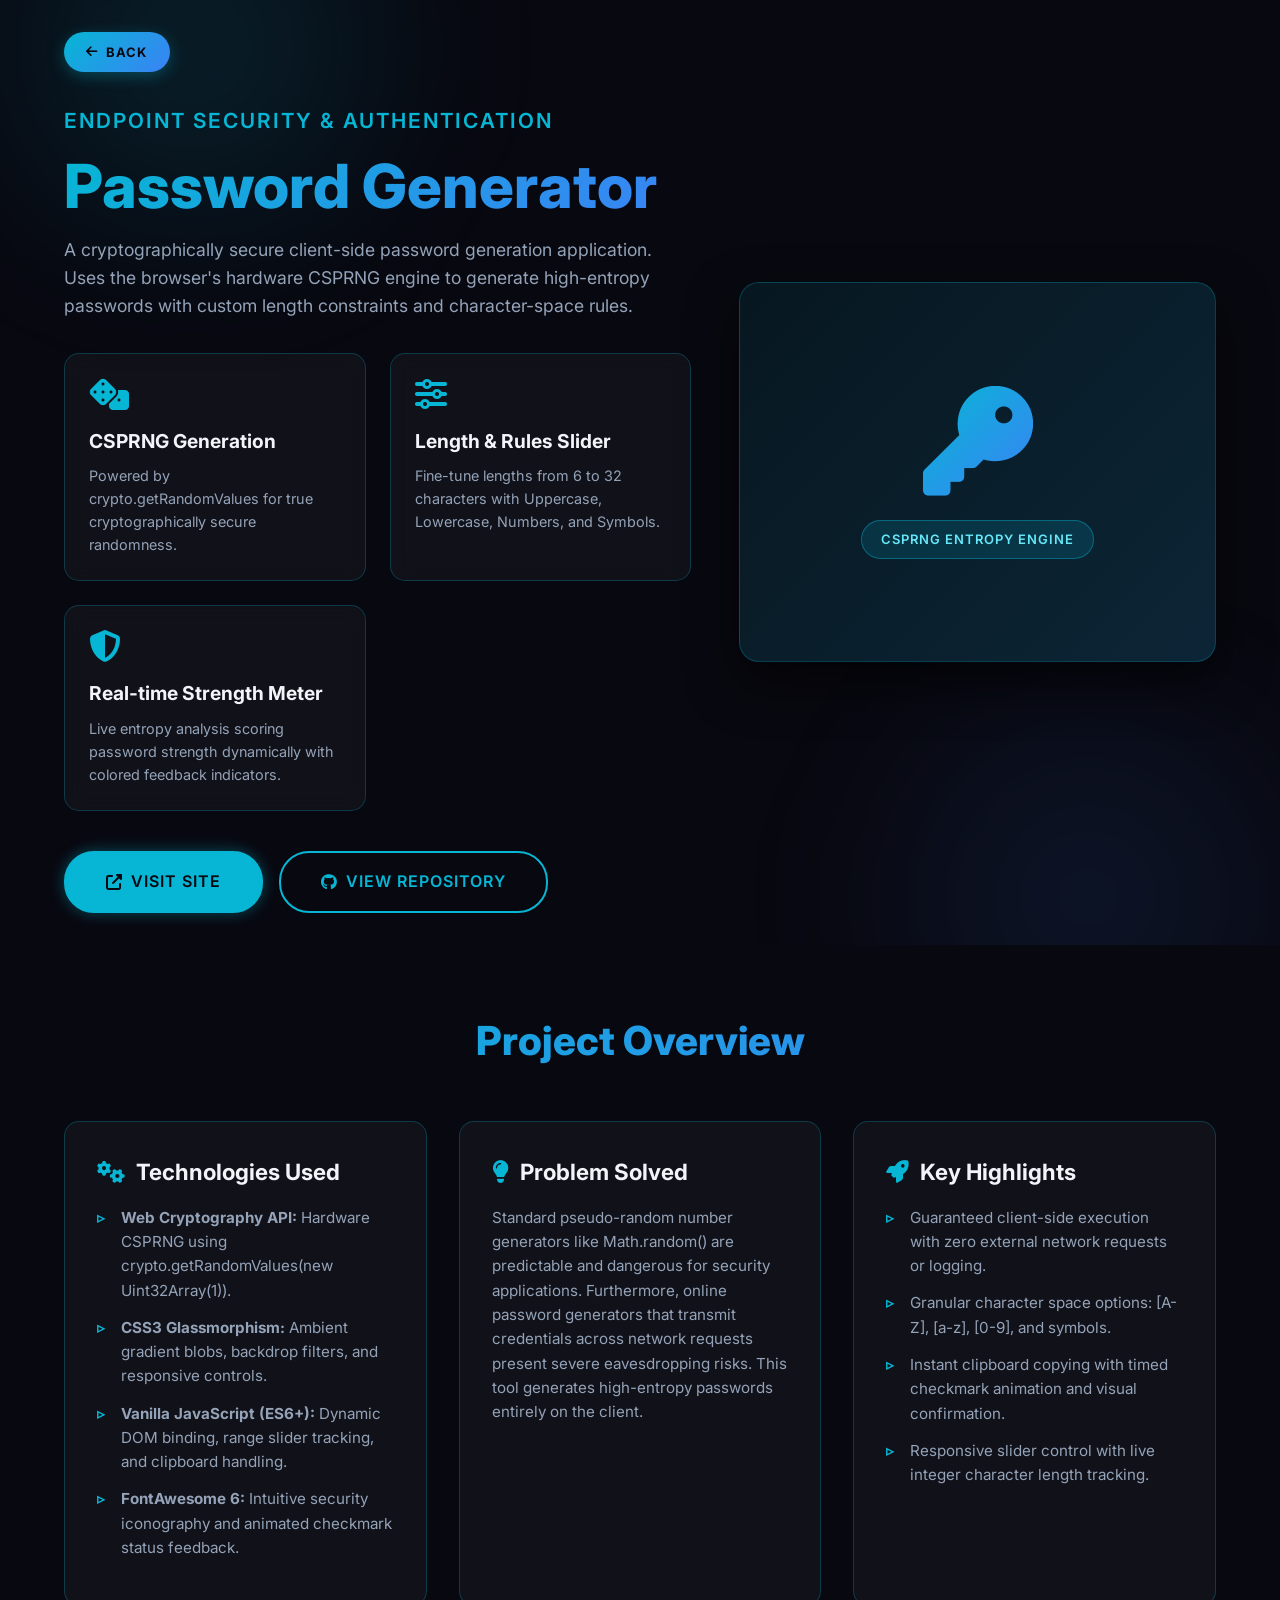
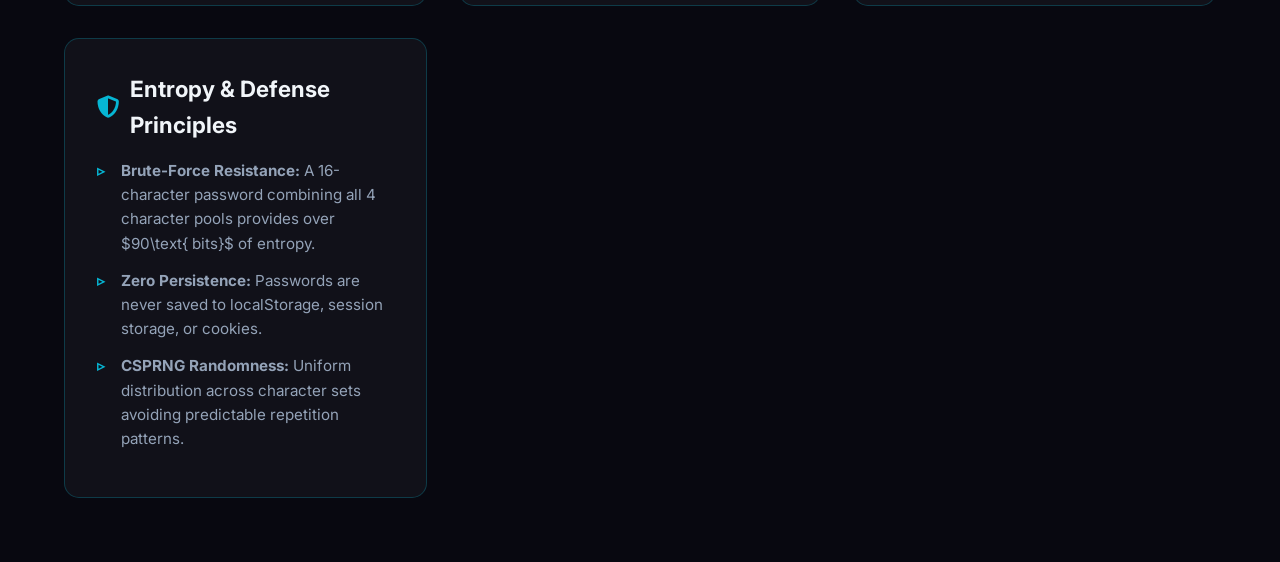
<file: projects/password-generator.html>
<!DOCTYPE html>
<html lang="en">

<head>
    <meta charset="UTF-8">
    <meta name="viewport" content="width=device-width, initial-scale=1.0">
    <title>Password Generator - Project Detail</title>
    <!-- Favicon -->
    <link rel="icon" type="image/svg+xml" href="favicons/password-generator.svg">
    <link href="https://fonts.googleapis.com/css2?family=Inter:wght@300;400;600;800&display=swap" rel="stylesheet">
    <link rel="stylesheet" href="https://cdnjs.cloudflare.com/ajax/libs/font-awesome/6.4.0/css/all.min.css" />
    <style>
        :root {
            --primary: #06B6D4;
            --primary-dark: #0891B2;
            --accent: #3B82F6;
            --bg-color: #080810;
            --glass-bg: rgba(255, 255, 255, 0.04);
            --glass-border: rgba(6, 182, 212, 0.25);
            --text-main: #F1F5F9;
            --text-muted: #94A3B8;
            --gradient: linear-gradient(135deg, #06B6D4, #3B82F6);
        }

        * {
            margin: 0;
            padding: 0;
            box-sizing: border-box;
            font-family: 'Inter', sans-serif;
        }

        body {
            background-color: var(--bg-color);
            color: var(--text-main);
            overflow-x: hidden;
            line-height: 1.6;
        }

        .hero {
            position: relative;
            min-height: 100vh;
            display: flex;
            align-items: center;
            padding: 2rem 5%;
            overflow: hidden;
        }

        .hero::before {
            content: '';
            position: absolute;
            top: -20%;
            left: -10%;
            width: 50%;
            height: 50%;
            background: radial-gradient(circle, rgba(6, 182, 212, 0.15) 0%, transparent 70%);
            filter: blur(60px);
            z-index: 0;
        }

        .hero::after {
            content: '';
            position: absolute;
            bottom: -20%;
            right: -10%;
            width: 50%;
            height: 50%;
            background: radial-gradient(circle, rgba(59, 130, 246, 0.12) 0%, transparent 70%);
            filter: blur(60px);
            z-index: 0;
        }

        .container {
            position: relative;
            display: flex;
            flex-wrap: wrap;
            align-items: center;
            justify-content: space-between;
            z-index: 1;
            max-width: 1400px;
            margin: 0 auto;
            width: 100%;
            gap: 3rem;
        }

        .content {
            flex: 1 1 500px;
            animation: fadeInLeft 1s ease;
        }

        .title {
            font-size: 3.8rem;
            font-weight: 800;
            margin-bottom: 1rem;
            line-height: 1.1;
            background: var(--gradient);
            -webkit-background-clip: text;
            background-clip: text;
            -webkit-text-fill-color: transparent;
            color: transparent;
        }

        .subtitle {
            font-size: 1.3rem;
            color: var(--primary) !important;
            margin-bottom: 1rem;
            font-weight: 600;
            letter-spacing: 2px;
            text-transform: uppercase;
        }

        .description {
            font-size: 1.1rem;
            color: var(--text-muted);
            margin-bottom: 2rem;
            max-width: 650px;
        }

        .features {
            display: grid;
            grid-template-columns: repeat(auto-fit, minmax(200px, 1fr));
            gap: 1.5rem;
            margin-bottom: 2.5rem;
        }

        .feature-card {
            background: var(--glass-bg);
            padding: 1.5rem;
            border-radius: 15px;
            border: 1px solid var(--glass-border);
            backdrop-filter: blur(10px);
            transition: transform 0.3s ease, border-color 0.3s ease;
        }

        .feature-card:hover {
            transform: translateY(-5px);
            border-color: var(--primary);
        }

        .feature-card i {
            font-size: 2rem;
            color: var(--primary);
            margin-bottom: 1rem;
        }

        .feature-card h3 {
            font-size: 1.2rem;
            margin-bottom: 0.5rem;
        }

        .feature-card p {
            font-size: 0.9rem;
            color: var(--text-muted);
        }

        .image-container {
            flex: 1 1 350px;
            animation: fadeInRight 1s ease;
            display: flex;
            align-items: center;
            justify-content: center;
        }

        .image-wrapper {
            width: 100%;
            max-width: 480px;
            height: 380px;
            border-radius: 20px;
            background: linear-gradient(135deg, #071720, #0c2536);
            border: 1px solid var(--glass-border);
            box-shadow: 0 20px 50px rgba(0, 0, 0, 0.6);
            display: flex;
            flex-direction: column;
            align-items: center;
            justify-content: center;
            gap: 1.5rem;
            transition: transform 0.5s ease;
        }

        .image-wrapper:hover {
            transform: scale(1.02);
            border-color: var(--primary);
        }

        .image-wrapper i {
            font-size: 110px;
            background: var(--gradient);
            -webkit-background-clip: text;
            background-clip: text;
            -webkit-text-fill-color: transparent;
        }

        .image-badge {
            font-size: 13px;
            font-weight: 600;
            padding: 0.5rem 1.2rem;
            background: rgba(6, 182, 212, 0.15);
            border: 1px solid rgba(6, 182, 212, 0.4);
            color: #67e8f9;
            border-radius: 20px;
            letter-spacing: 1px;
            text-transform: uppercase;
        }

        .back-btn {
            display: inline-flex;
            align-items: center;
            gap: 0.5rem;
            padding: 0.6rem 1.4rem;
            font-size: 13px;
            background: var(--gradient);
            color: #080810 !important;
            border-radius: 30px;
            text-decoration: none;
            font-weight: 700;
            border: none;
            transition: all 0.3s ease;
            text-transform: uppercase;
            letter-spacing: 1px;
            margin-bottom: 2rem;
            box-shadow: 0 4px 15px rgba(6, 182, 212, 0.3);
        }

        .back-btn:hover {
            transform: translateY(-2px);
            box-shadow: 0 6px 20px rgba(6, 182, 212, 0.5);
            color: #080810 !important;
        }

        .btn {
            display: inline-flex;
            align-items: center;
            padding: 1rem 2rem;
            background: transparent;
            border: 2px solid var(--primary);
            color: var(--primary);
            border-radius: 30px;
            text-decoration: none;
            font-weight: 600;
            transition: all 0.3s ease;
            text-transform: uppercase;
            letter-spacing: 1px;
        }

        .btn i {
            margin-right: 0.5rem;
        }

        .btn:hover {
            background: var(--primary);
            color: var(--bg-color);
            box-shadow: 0 0 20px rgba(6, 182, 212, 0.4);
        }

        .btn.primary {
            background: var(--primary);
            color: var(--bg-color);
        }

        .btn.primary:hover {
            background: transparent;
            color: var(--primary);
        }

        .button-group {
            display: flex;
            gap: 1rem;
            flex-wrap: wrap;
            margin-top: 1rem;
        }

        @keyframes fadeInLeft {
            from {
                opacity: 0;
                transform: translateX(-50px);
            }
            to {
                opacity: 1;
                transform: translateX(0);
            }
        }

        @keyframes fadeInRight {
            from {
                opacity: 0;
                transform: translateX(50px);
            }
            to {
                opacity: 1;
                transform: translateX(0);
            }
        }

        @media (max-width: 991px) {
            .container {
                flex-direction: column;
                text-align: center;
            }
            .features {
                text-align: left;
            }
            .title {
                font-size: 2.8rem;
            }
        }

        .details-section {
            padding: 4rem 5%;
            background-color: var(--bg-color);
            position: relative;
            z-index: 1;
        }

        .section-title {
            font-size: 2.5rem;
            text-align: center;
            margin-bottom: 3rem;
            background: var(--gradient);
            -webkit-background-clip: text;
            background-clip: text;
            -webkit-text-fill-color: transparent;
            color: transparent;
            font-weight: 800;
        }

        .details-grid {
            display: grid;
            grid-template-columns: repeat(auto-fit, minmax(300px, 1fr));
            gap: 2rem;
            max-width: 1400px;
            margin: 0 auto;
        }

        .detail-card {
            background: var(--glass-bg);
            padding: 2rem;
            border-radius: 15px;
            border: 1px solid var(--glass-border);
            transition: transform 0.3s ease;
        }

        .detail-card:hover {
            transform: translateY(-5px);
            border-color: var(--primary);
            box-shadow: 0 10px 30px rgba(0, 0, 0, 0.5);
        }

        .detail-card h3 {
            font-size: 1.4rem;
            color: var(--text-main);
            margin-bottom: 1rem;
            display: flex;
            align-items: center;
            gap: 0.7rem;
        }

        .detail-card h3 i {
            color: var(--primary);
        }

        .detail-card p,
        .detail-card ul {
            color: var(--text-muted);
            font-size: 0.95rem;
            line-height: 1.6;
        }

        .detail-card ul {
            list-style-type: none;
            padding-left: 0;
        }

        .detail-card ul li {
            margin-bottom: 0.8rem;
            position: relative;
            padding-left: 1.5rem;
        }

        .detail-card ul li::before {
            content: '▹';
            position: absolute;
            left: 0;
            color: var(--primary);
            font-weight: bold;
        }
    </style>
</head>

<body>
    <div class="hero">
        <div class="container">
            <div class="content">
                <a href="../index.html" class="back-btn"><i class="fas fa-arrow-left"></i> Back</a>
                <div class="subtitle">Endpoint Security & Authentication</div>
                <h1 class="title">Password Generator</h1>
                <p class="description">
                    A cryptographically secure client-side password generation application. Uses the browser's hardware CSPRNG engine to generate high-entropy passwords with custom length constraints and character-space rules.
                </p>
                <div class="features">
                    <div class="feature-card">
                        <i class="fas fa-dice"></i>
                        <h3>CSPRNG Generation</h3>
                        <p>Powered by <code>crypto.getRandomValues</code> for true cryptographically secure randomness.</p>
                    </div>
                    <div class="feature-card">
                        <i class="fas fa-sliders"></i>
                        <h3>Length & Rules Slider</h3>
                        <p>Fine-tune lengths from 6 to 32 characters with Uppercase, Lowercase, Numbers, and Symbols.</p>
                    </div>
                    <div class="feature-card">
                        <i class="fas fa-shield-halved"></i>
                        <h3>Real-time Strength Meter</h3>
                        <p>Live entropy analysis scoring password strength dynamically with colored feedback indicators.</p>
                    </div>
                </div>
                <div class="button-group" style="margin-top: 2rem;">
                    <a href="https://password-generator-phi-ashy.vercel.app/" target="_blank" rel="noopener noreferrer" class="btn primary"
                        style="padding: 1rem 2.5rem; box-shadow: 0 0 15px rgba(6, 182, 212, 0.4);"><i
                            class="fas fa-external-link-alt"></i> Visit Site</a>
                    <a href="https://github.com/jesinmilesh/Password-Generator" target="_blank" rel="noopener noreferrer" class="btn"
                        style="padding: 1rem 2.5rem;"><i class="fab fa-github"></i> View Repository</a>
                </div>
            </div>
            <div class="image-container">
                <div class="image-wrapper">
                    <i class="fas fa-key"></i>
                    <div class="image-badge">CSPRNG Entropy Engine</div>
                </div>
            </div>
        </div>
    </div>

    <section class="details-section">
        <h2 class="section-title">Project Overview</h2>
        <div class="details-grid">
            <div class="detail-card">
                <h3><i class="fas fa-cogs"></i> Technologies Used</h3>
                <ul>
                    <li><strong>Web Cryptography API:</strong> Hardware CSPRNG using <code>crypto.getRandomValues(new Uint32Array(1))</code>.</li>
                    <li><strong>CSS3 Glassmorphism:</strong> Ambient gradient blobs, backdrop filters, and responsive controls.</li>
                    <li><strong>Vanilla JavaScript (ES6+):</strong> Dynamic DOM binding, range slider tracking, and clipboard handling.</li>
                    <li><strong>FontAwesome 6:</strong> Intuitive security iconography and animated checkmark status feedback.</li>
                </ul>
            </div>
            <div class="detail-card">
                <h3><i class="fas fa-lightbulb"></i> Problem Solved</h3>
                <p>Standard pseudo-random number generators like <code>Math.random()</code> are predictable and dangerous for security applications. Furthermore, online password generators that transmit credentials across network requests present severe eavesdropping risks. This tool generates high-entropy passwords entirely on the client.</p>
            </div>
            <div class="detail-card">
                <h3><i class="fas fa-rocket"></i> Key Highlights</h3>
                <ul>
                    <li>Guaranteed client-side execution with zero external network requests or logging.</li>
                    <li>Granular character space options: <code>[A-Z]</code>, <code>[a-z]</code>, <code>[0-9]</code>, and symbols.</li>
                    <li>Instant clipboard copying with timed checkmark animation and visual confirmation.</li>
                    <li>Responsive slider control with live integer character length tracking.</li>
                </ul>
            </div>
            <div class="detail-card">
                <h3><i class="fas fa-shield-alt"></i> Entropy & Defense Principles</h3>
                <ul>
                    <li><strong>Brute-Force Resistance:</strong> A 16-character password combining all 4 character pools provides over $90\text{ bits}$ of entropy.</li>
                    <li><strong>Zero Persistence:</strong> Passwords are never saved to <code>localStorage</code>, session storage, or cookies.</li>
                    <li><strong>CSPRNG Randomness:</strong> Uniform distribution across character sets avoiding predictable repetition patterns.</li>
                </ul>
            </div>
        </div>
    </section>
</body>

</html>
</file>
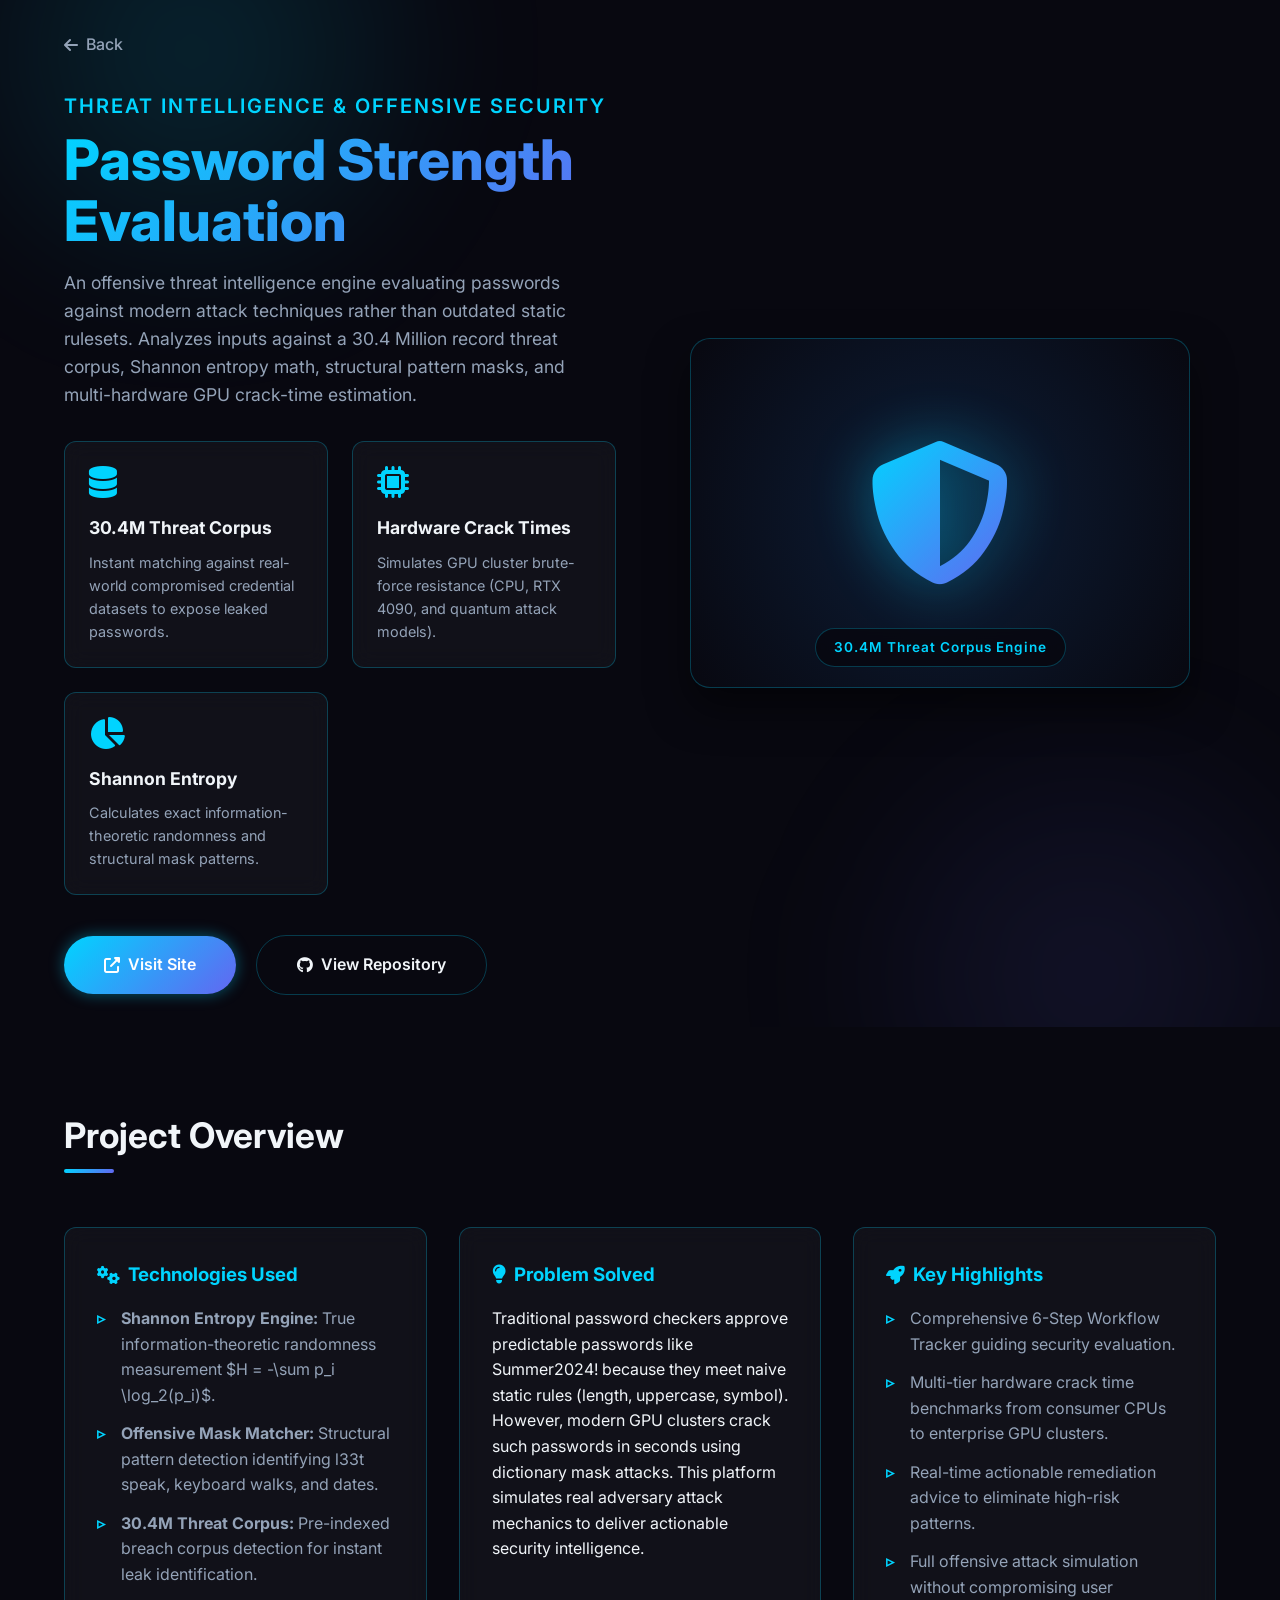
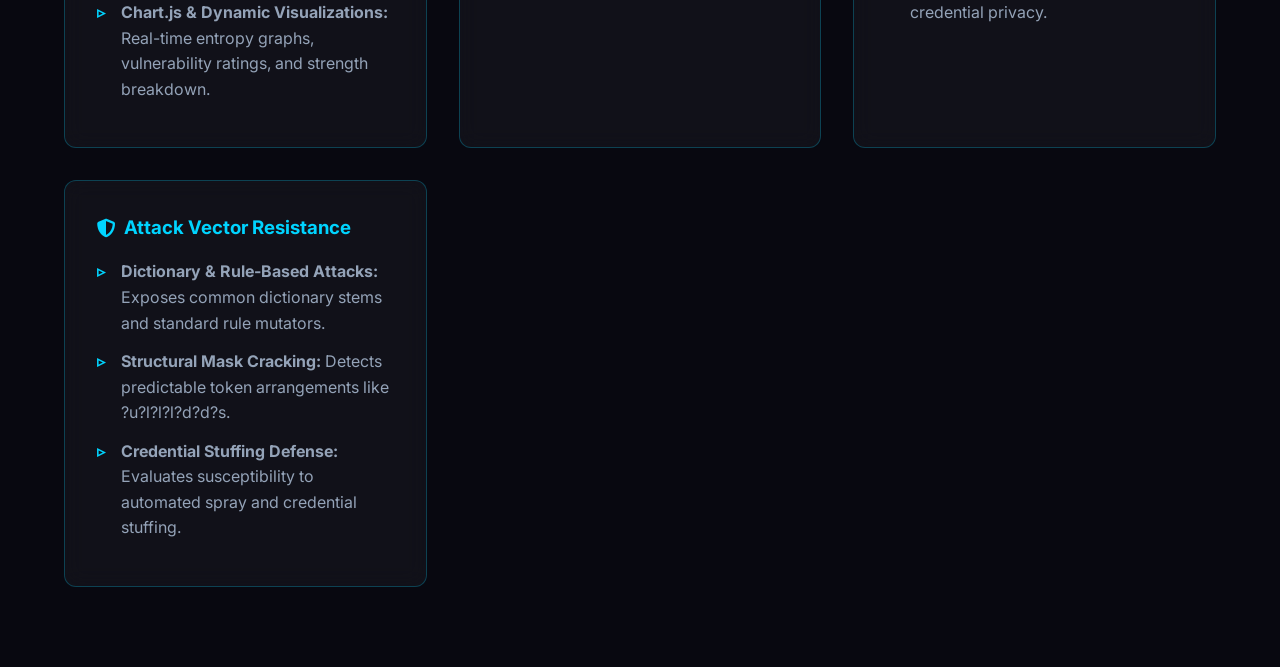
<file: projects/password-strength-evaluation.html>
<!DOCTYPE html>
<html lang="en">

<head>
    <meta charset="UTF-8">
    <meta name="viewport" content="width=device-width, initial-scale=1.0">
    <title>Password Strength Evaluation - Project Detail</title>
    <!-- Favicon -->
    <link rel="icon" type="image/svg+xml" href="favicons/password-strength.svg">
    <link href="https://fonts.googleapis.com/css2?family=Inter:wght@300;400;600;800&display=swap" rel="stylesheet">
    <link rel="stylesheet" href="https://cdnjs.cloudflare.com/ajax/libs/font-awesome/6.4.0/css/all.min.css" />
    <style>
        :root {
            --primary: #00D4FF;
            --primary-dark: #0284C7;
            --accent: #6366F1;
            --bg-color: #080810;
            --glass-bg: rgba(255, 255, 255, 0.04);
            --glass-border: rgba(0, 212, 255, 0.25);
            --text-main: #F1F5F9;
            --text-muted: #94A3B8;
            --gradient: linear-gradient(135deg, #00D4FF, #6366F1);
        }

        * {
            margin: 0;
            padding: 0;
            box-sizing: border-box;
            font-family: 'Inter', sans-serif;
        }

        body {
            background-color: var(--bg-color);
            color: var(--text-main);
            overflow-x: hidden;
            line-height: 1.6;
        }

        .hero {
            position: relative;
            min-height: 100vh;
            display: flex;
            align-items: center;
            padding: 2rem 5%;
            overflow: hidden;
        }

        .hero::before {
            content: '';
            position: absolute;
            top: -20%;
            left: -10%;
            width: 50%;
            height: 50%;
            background: radial-gradient(circle, rgba(0, 212, 255, 0.15) 0%, transparent 70%);
            filter: blur(60px);
            z-index: 0;
        }

        .hero::after {
            content: '';
            position: absolute;
            bottom: -20%;
            right: -10%;
            width: 50%;
            height: 50%;
            background: radial-gradient(circle, rgba(99, 102, 241, 0.12) 0%, transparent 70%);
            filter: blur(60px);
            z-index: 0;
        }

        .container {
            position: relative;
            display: flex;
            flex-wrap: wrap;
            align-items: center;
            justify-content: space-between;
            z-index: 1;
            max-width: 1400px;
            margin: 0 auto;
            width: 100%;
            gap: 3rem;
        }

        .content {
            flex: 1 1 500px;
            animation: fadeInLeft 1s ease;
        }

        .title {
            font-size: 3.5rem;
            font-weight: 800;
            margin-bottom: 1rem;
            line-height: 1.1;
            background: var(--gradient);
            -webkit-background-clip: text;
            background-clip: text;
            -webkit-text-fill-color: transparent;
            color: transparent;
        }

        .subtitle {
            font-size: 1.25rem;
            color: var(--primary);
            margin-bottom: 0.5rem;
            text-transform: uppercase;
            letter-spacing: 2px;
            font-weight: 600;
        }

        .description {
            font-size: 1.1rem;
            color: var(--text-muted);
            margin-bottom: 2rem;
            max-width: 600px;
        }

        .features {
            display: grid;
            grid-template-columns: repeat(auto-fit, minmax(200px, 1fr));
            gap: 1.5rem;
            margin-bottom: 2.5rem;
        }

        .feature-card {
            background: var(--glass-bg);
            border: 1px solid var(--glass-border);
            padding: 1.5rem;
            border-radius: 12px;
            backdrop-filter: blur(10px);
            transition: transform 0.3s ease, border-color 0.3s ease;
        }

        .feature-card:hover {
            transform: translateY(-5px);
            border-color: var(--primary);
        }

        .feature-card i {
            font-size: 2rem;
            color: var(--primary);
            margin-bottom: 1rem;
        }

        .feature-card h3 {
            font-size: 1.1rem;
            margin-bottom: 0.5rem;
            color: var(--text-main);
        }

        .feature-card p {
            font-size: 0.9rem;
            color: var(--text-muted);
        }

        .btn {
            display: inline-flex;
            align-items: center;
            gap: 0.5rem;
            padding: 0.8rem 2rem;
            border-radius: 50px;
            text-decoration: none;
            font-weight: 600;
            transition: all 0.3s ease;
            cursor: pointer;
        }

        .btn.primary {
            background: var(--gradient);
            color: white;
            box-shadow: 0 4px 15px rgba(0, 212, 255, 0.4);
            border: none;
        }

        .btn.primary:hover {
            transform: translateY(-2px);
            box-shadow: 0 6px 20px rgba(0, 212, 255, 0.6);
        }

        .btn:not(.primary) {
            background: transparent;
            color: var(--text-main);
            border: 1px solid var(--glass-border);
            margin-left: 1rem;
        }

        .btn:not(.primary):hover {
            background: var(--glass-bg);
            border-color: var(--primary);
        }

        .image-container {
            flex: 1 1 500px;
            display: flex;
            justify-content: center;
            align-items: center;
            position: relative;
            animation: fadeInRight 1s ease;
        }

        .image-wrapper {
            position: relative;
            width: 100%;
            max-width: 500px;
            height: 350px;
            background: radial-gradient(circle at 50% 50%, #0d1e38 0%, #080810 100%);
            border-radius: 20px;
            border: 1px solid var(--glass-border);
            display: flex;
            align-items: center;
            justify-content: center;
            overflow: hidden;
            box-shadow: 0 20px 40px rgba(0, 0, 0, 0.5);
        }

        .image-wrapper i {
            font-size: 9rem;
            background: var(--gradient);
            -webkit-background-clip: text;
            background-clip: text;
            -webkit-text-fill-color: transparent;
            filter: drop-shadow(0 0 30px rgba(0, 212, 255, 0.4));
            transition: transform 0.5s ease;
        }

        .image-wrapper:hover i {
            transform: scale(1.08) rotate(3deg);
        }

        .image-badge {
            position: absolute;
            bottom: 20px;
            background: rgba(8, 8, 16, 0.85);
            border: 1px solid var(--glass-border);
            padding: 8px 18px;
            border-radius: 30px;
            font-size: 0.85rem;
            color: var(--primary);
            font-weight: 600;
            letter-spacing: 1px;
            backdrop-filter: blur(10px);
        }

        .back-btn {
            display: inline-flex;
            align-items: center;
            gap: 0.5rem;
            color: var(--text-muted);
            text-decoration: none;
            margin-bottom: 2rem;
            font-weight: 500;
            transition: color 0.3s ease;
        }

        .back-btn:hover {
            color: var(--primary);
        }

        @keyframes fadeInLeft {
            from {
                opacity: 0;
                transform: translateX(-50px);
            }

            to {
                opacity: 1;
                transform: translateX(0);
            }
        }

        @keyframes fadeInRight {
            from {
                opacity: 0;
                transform: translateX(50px);
            }

            to {
                opacity: 1;
                transform: translateX(0);
            }
        }

        @media (max-width: 768px) {
            .title {
                font-size: 2.5rem;
            }

            .container {
                gap: 2rem;
            }

            .btn:not(.primary) {
                margin-left: 0;
                margin-top: 1rem;
            }
        }

        .details-section {
            padding: 5rem 5%;
            max-width: 1400px;
            margin: 0 auto;
        }

        .section-title {
            font-size: 2.2rem;
            margin-bottom: 2rem;
            position: relative;
            display: inline-block;
        }

        .section-title::after {
            content: '';
            position: absolute;
            left: 0;
            bottom: -10px;
            width: 50px;
            height: 4px;
            background: var(--gradient);
            border-radius: 2px;
        }

        .details-grid {
            display: grid;
            grid-template-columns: repeat(auto-fit, minmax(300px, 1fr));
            gap: 2rem;
            margin-top: 2rem;
        }

        .detail-card {
            background: var(--glass-bg);
            border: 1px solid var(--glass-border);
            padding: 2rem;
            border-radius: 12px;
            backdrop-filter: blur(10px);
        }

        .detail-card h3 {
            color: var(--primary);
            margin-bottom: 1rem;
            display: flex;
            align-items: center;
            gap: 0.5rem;
        }

        .detail-card ul {
            list-style-type: none;
            padding-left: 0;
        }

        .detail-card li {
            margin-bottom: 0.8rem;
            position: relative;
            padding-left: 1.5rem;
            color: var(--text-muted);
        }

        .detail-card li::before {
            content: '▹';
            position: absolute;
            left: 0;
            color: var(--primary);
            font-weight: bold;
        }
    </style>
</head>

<body>
    <div class="hero">
        <div class="container">
            <div class="content">
                <a href="../index.html" class="back-btn"><i class="fas fa-arrow-left"></i> Back</a>
                <div class="subtitle">Threat Intelligence & Offensive Security</div>
                <h1 class="title">Password Strength Evaluation</h1>
                <p class="description">
                    An offensive threat intelligence engine evaluating passwords against modern attack techniques rather than outdated static rulesets. Analyzes inputs against a 30.4 Million record threat corpus, Shannon entropy math, structural pattern masks, and multi-hardware GPU crack-time estimation.
                </p>
                <div class="features">
                    <div class="feature-card">
                        <i class="fas fa-database"></i>
                        <h3>30.4M Threat Corpus</h3>
                        <p>Instant matching against real-world compromised credential datasets to expose leaked passwords.</p>
                    </div>
                    <div class="feature-card">
                        <i class="fas fa-microchip"></i>
                        <h3>Hardware Crack Times</h3>
                        <p>Simulates GPU cluster brute-force resistance (CPU, RTX 4090, and quantum attack models).</p>
                    </div>
                    <div class="feature-card">
                        <i class="fas fa-chart-pie"></i>
                        <h3>Shannon Entropy</h3>
                        <p>Calculates exact information-theoretic randomness and structural mask patterns.</p>
                    </div>
                </div>
                <div class="button-group" style="margin-top: 2rem;">
                    <a href="https://password-strength-evaluation.vercel.app/" target="_blank" rel="noopener noreferrer" class="btn primary"
                        style="padding: 1rem 2.5rem; box-shadow: 0 0 15px rgba(0, 212, 255, 0.4);"><i
                            class="fas fa-external-link-alt"></i> Visit Site</a>
                    <a href="https://github.com/jesinmilesh/Password-Strength-Evaluation" target="_blank" rel="noopener noreferrer" class="btn"
                        style="padding: 1rem 2.5rem;"><i class="fab fa-github"></i> View Repository</a>
                </div>
            </div>
            <div class="image-container">
                <div class="image-wrapper">
                    <i class="fas fa-shield-halved"></i>
                    <div class="image-badge">30.4M Threat Corpus Engine</div>
                </div>
            </div>
        </div>
    </div>

    <section class="details-section">
        <h2 class="section-title">Project Overview</h2>
        <div class="details-grid">
            <div class="detail-card">
                <h3><i class="fas fa-cogs"></i> Technologies Used</h3>
                <ul>
                    <li><strong>Shannon Entropy Engine:</strong> True information-theoretic randomness measurement $H = -\sum p_i \log_2(p_i)$.</li>
                    <li><strong>Offensive Mask Matcher:</strong> Structural pattern detection identifying l33t speak, keyboard walks, and dates.</li>
                    <li><strong>30.4M Threat Corpus:</strong> Pre-indexed breach corpus detection for instant leak identification.</li>
                    <li><strong>Chart.js & Dynamic Visualizations:</strong> Real-time entropy graphs, vulnerability ratings, and strength breakdown.</li>
                </ul>
            </div>
            <div class="detail-card">
                <h3><i class="fas fa-lightbulb"></i> Problem Solved</h3>
                <p>Traditional password checkers approve predictable passwords like <code>Summer2024!</code> because they meet naive static rules (length, uppercase, symbol). However, modern GPU clusters crack such passwords in seconds using dictionary mask attacks. This platform simulates real adversary attack mechanics to deliver actionable security intelligence.</p>
            </div>
            <div class="detail-card">
                <h3><i class="fas fa-rocket"></i> Key Highlights</h3>
                <ul>
                    <li>Comprehensive 6-Step Workflow Tracker guiding security evaluation.</li>
                    <li>Multi-tier hardware crack time benchmarks from consumer CPUs to enterprise GPU clusters.</li>
                    <li>Real-time actionable remediation advice to eliminate high-risk patterns.</li>
                    <li>Full offensive attack simulation without compromising user credential privacy.</li>
                </ul>
            </div>
            <div class="detail-card">
                <h3><i class="fas fa-shield-alt"></i> Attack Vector Resistance</h3>
                <ul>
                    <li><strong>Dictionary & Rule-Based Attacks:</strong> Exposes common dictionary stems and standard rule mutators.</li>
                    <li><strong>Structural Mask Cracking:</strong> Detects predictable token arrangements like <code>?u?l?l?l?d?d?s</code>.</li>
                    <li><strong>Credential Stuffing Defense:</strong> Evaluates susceptibility to automated spray and credential stuffing.</li>
                </ul>
            </div>
        </div>
    </section>
</body>

</html>
</file>
